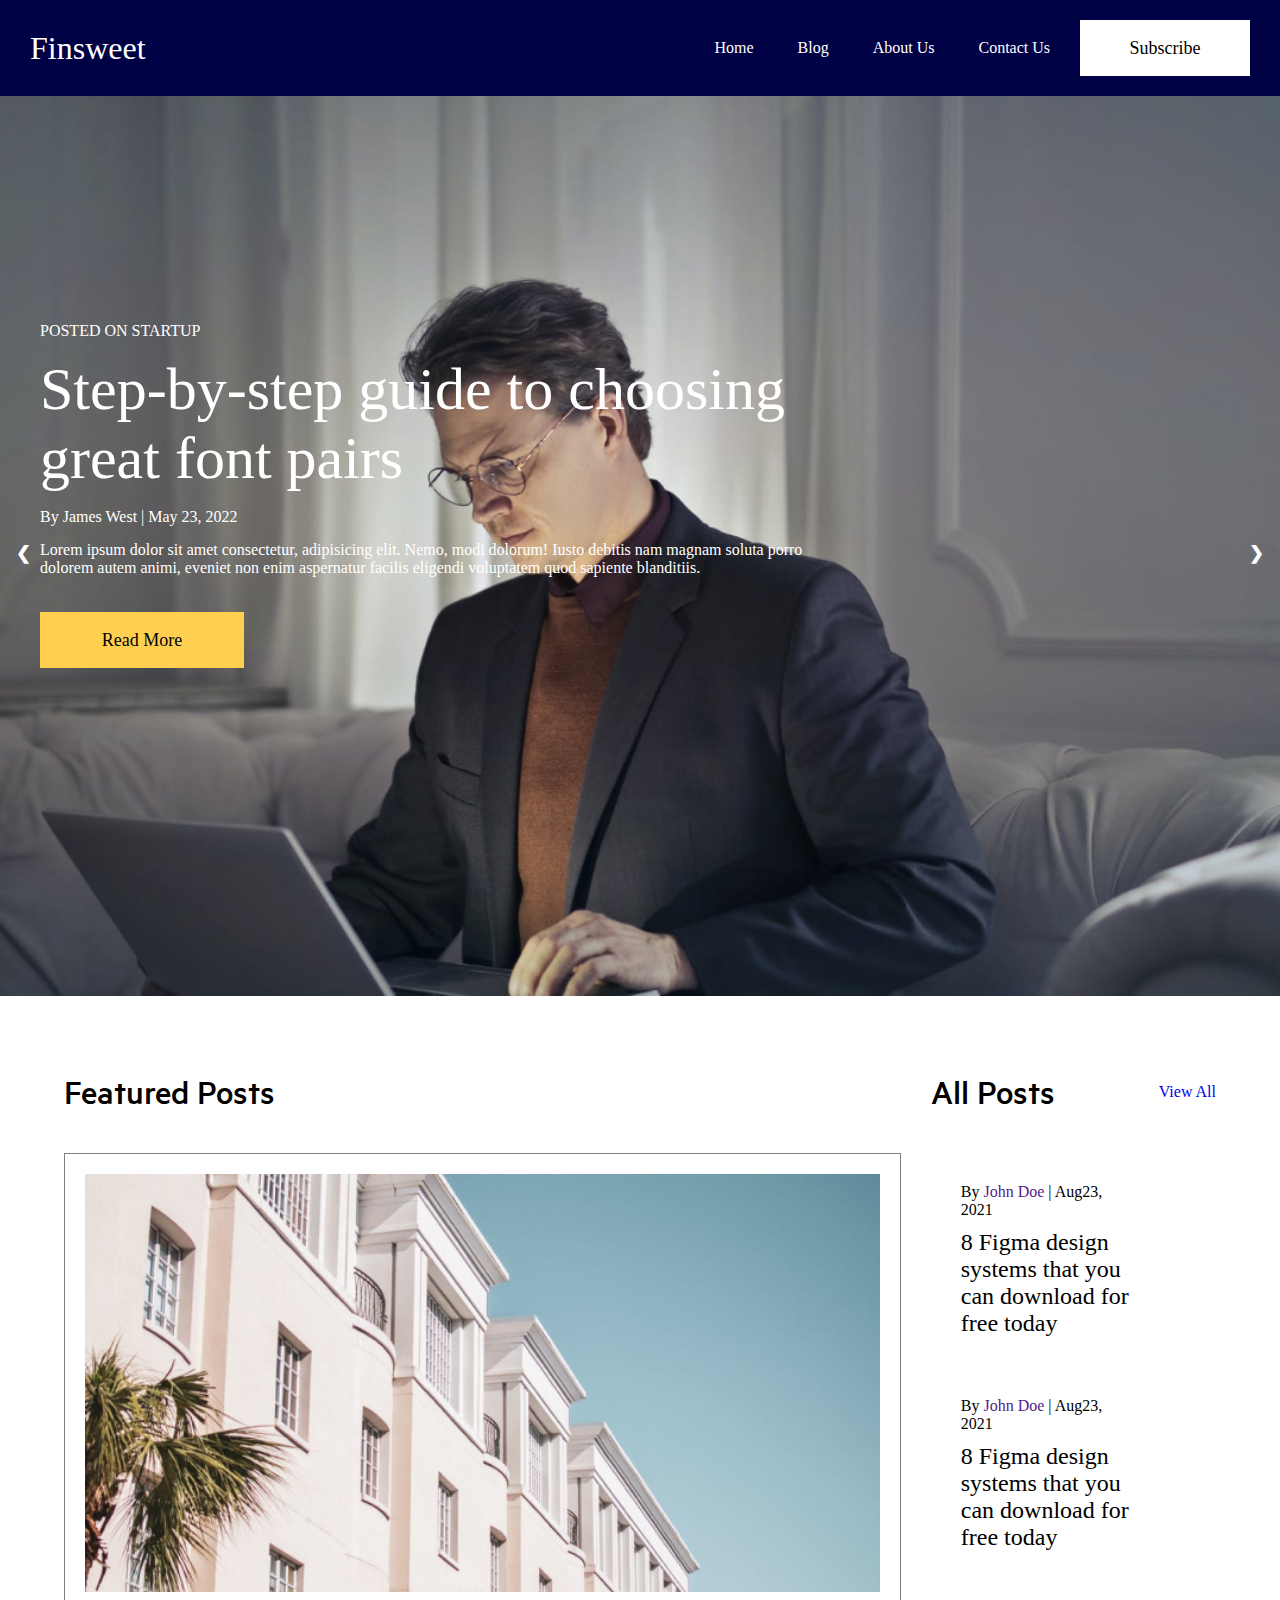
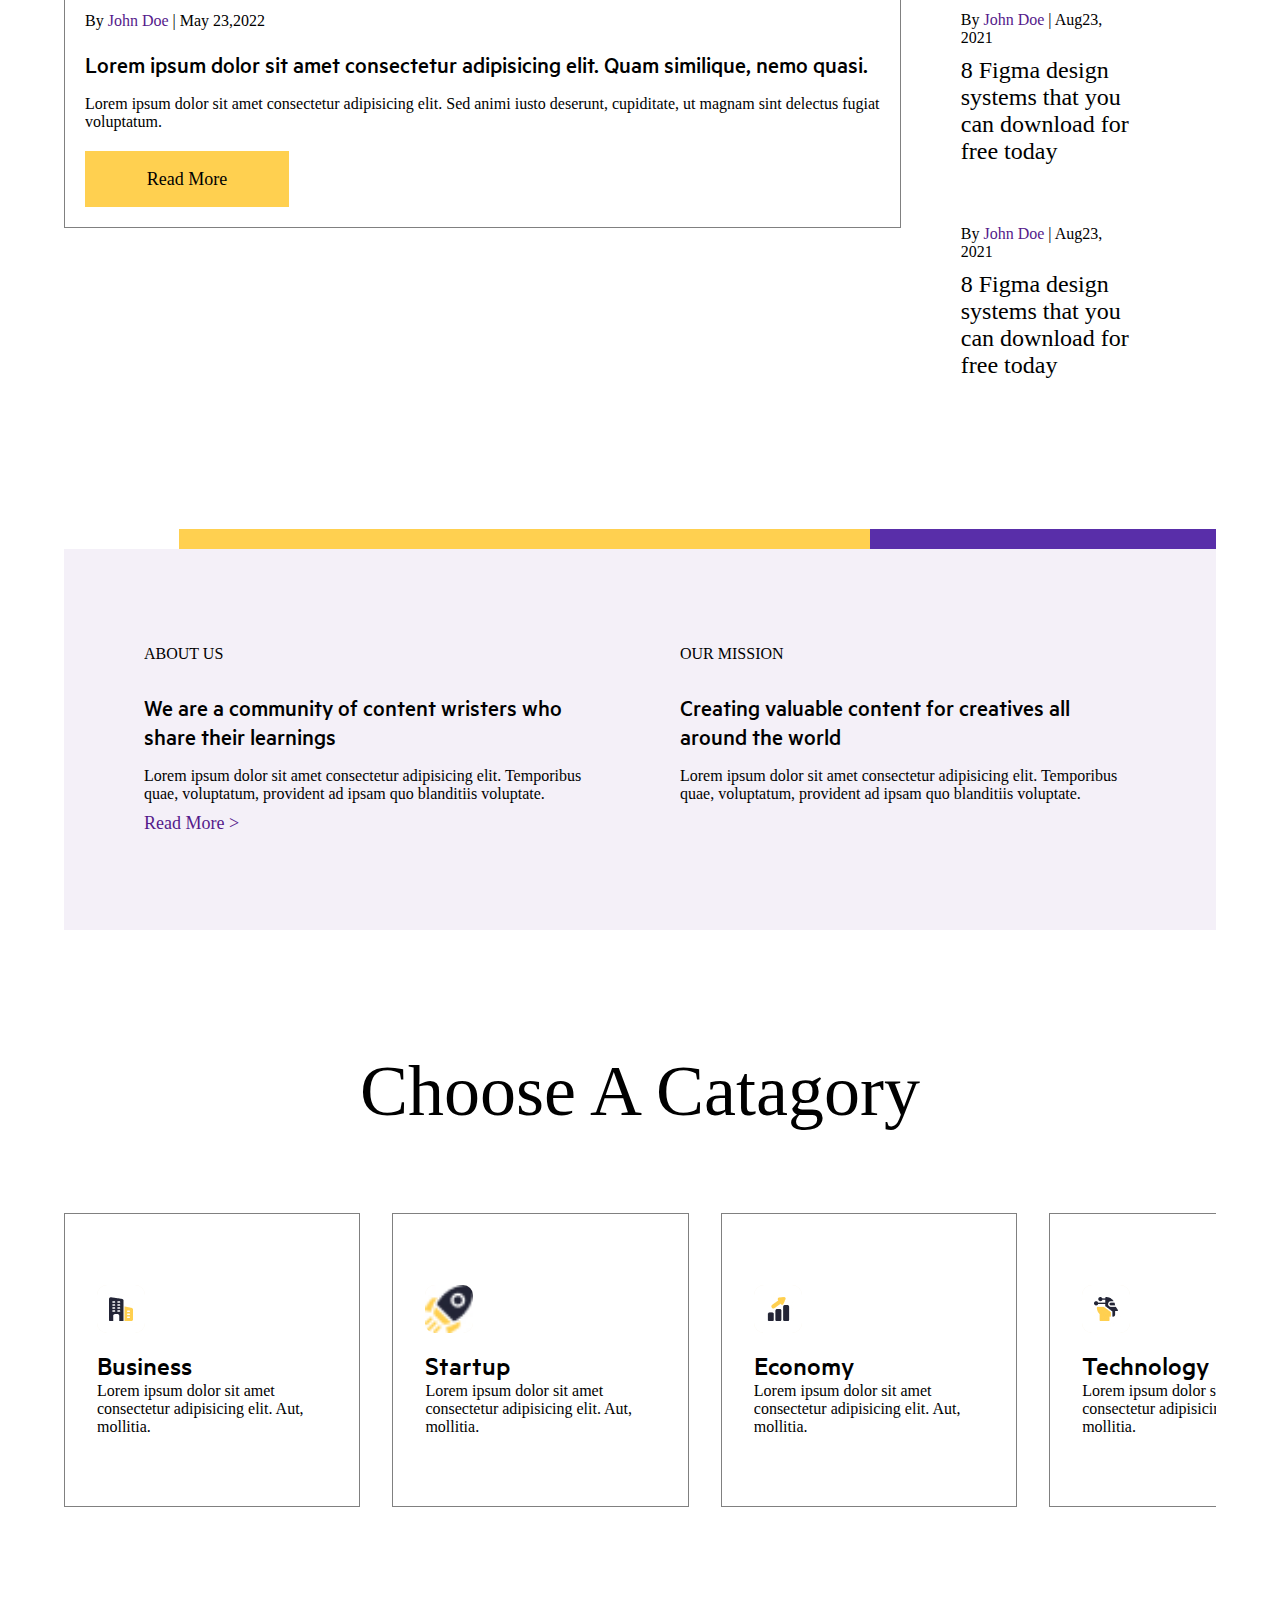
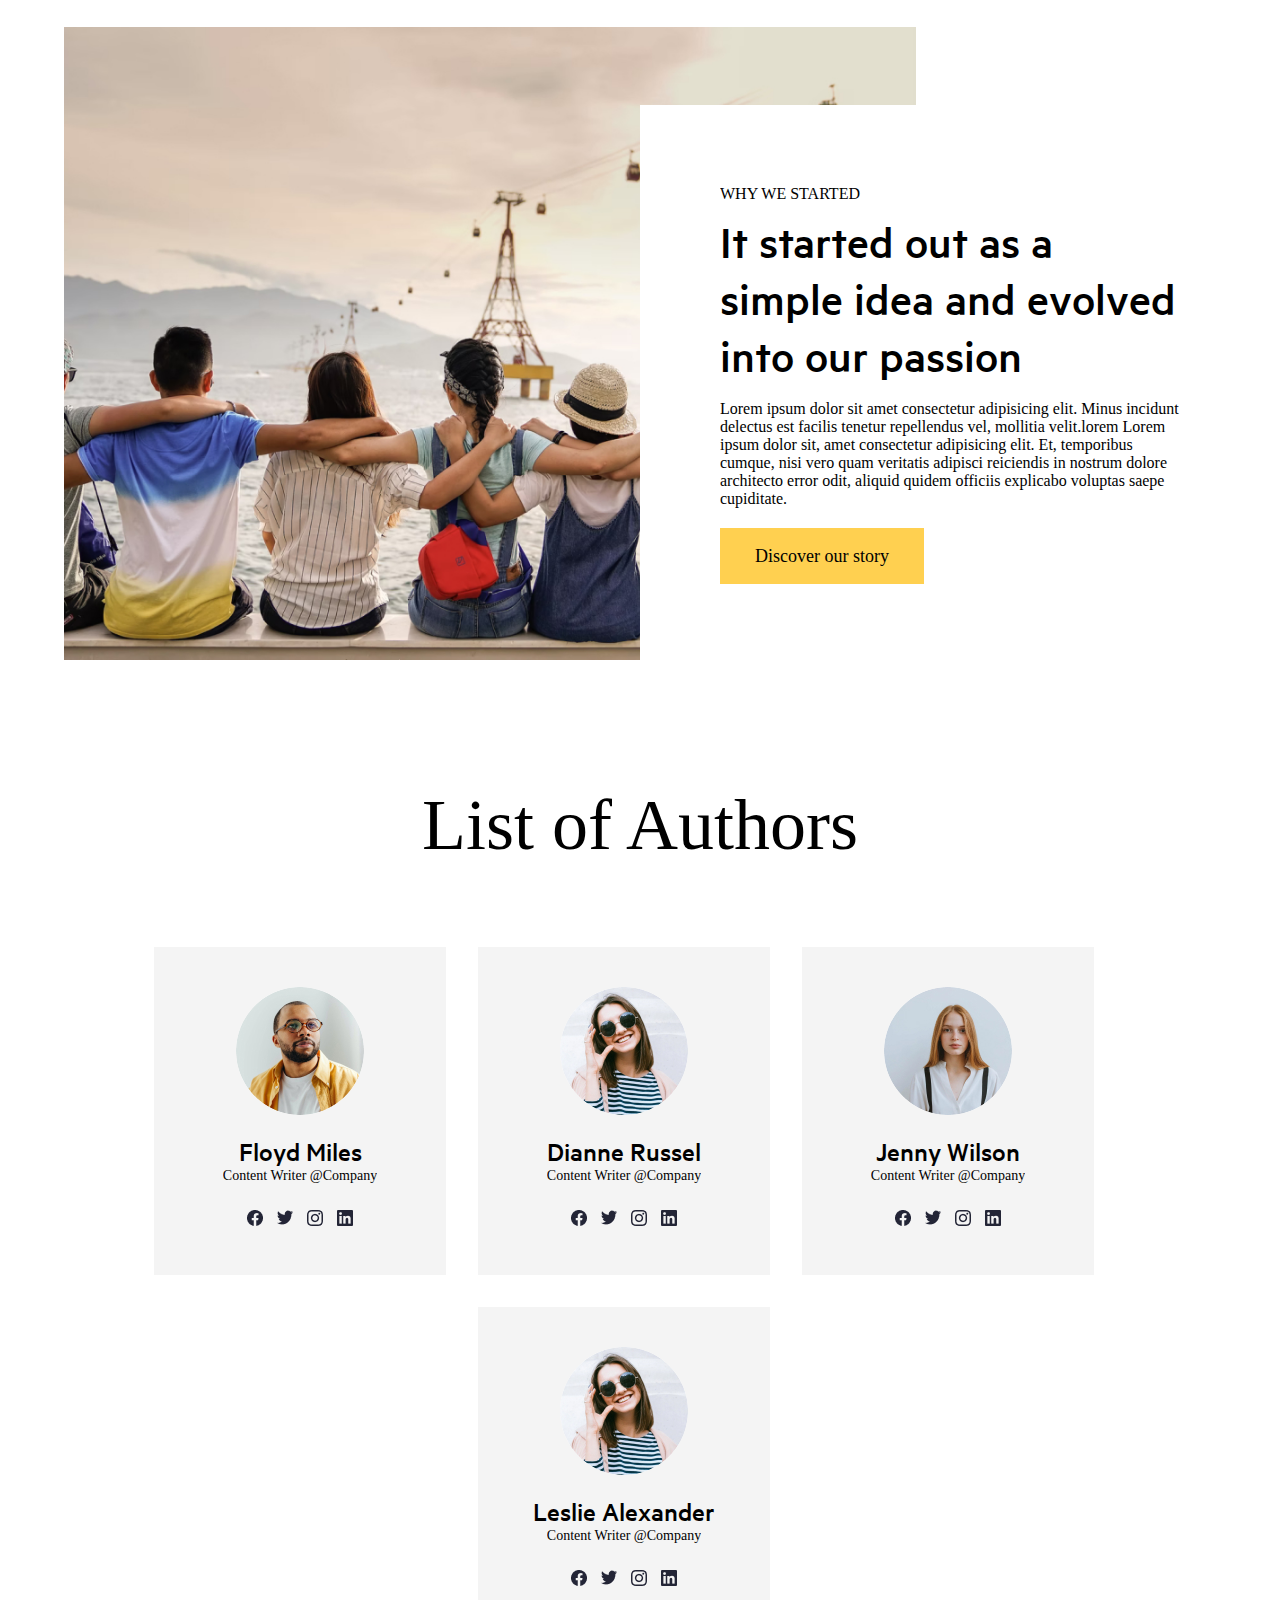
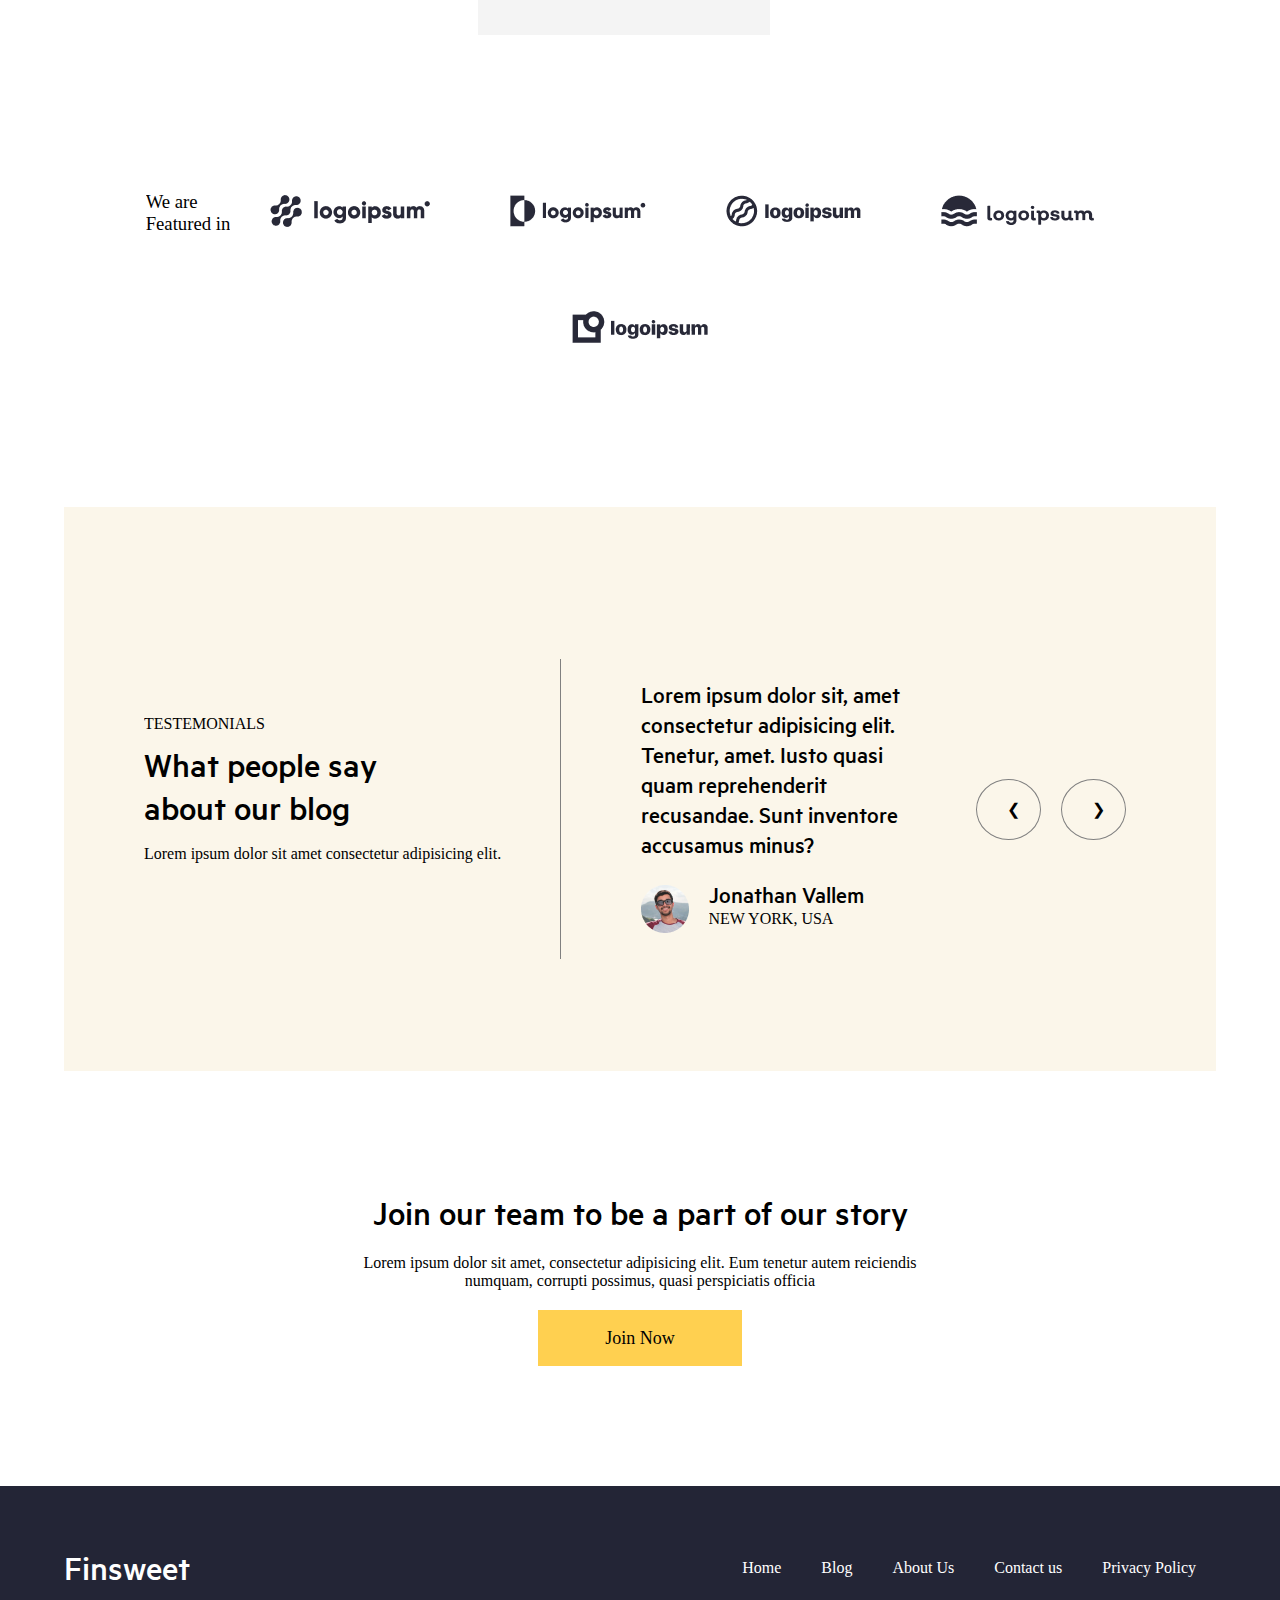
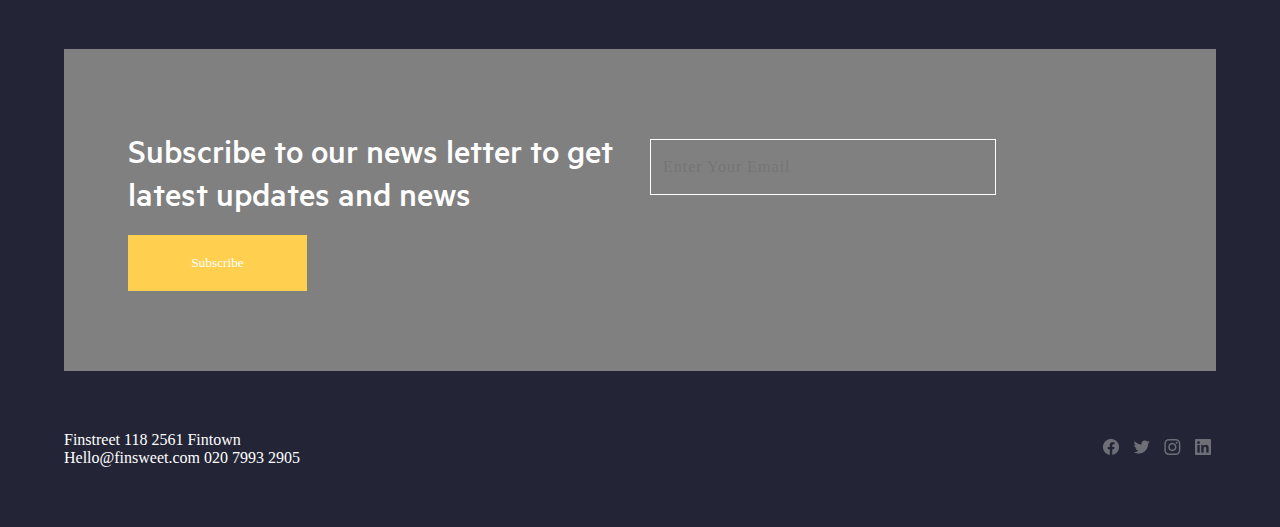
<file: index.html>
<!DOCTYPE html>
<html lang="en">
<head>
    <meta charset="UTF-8">
    <meta http-equiv="X-UA-Compatible" content="IE=edge">
    <meta name="viewport" content="width=device-width, initial-scale=1.0">
    <title>FinSweet</title>
    <link rel="stylesheet" href="style.css">
</head>
<body>
    <nav class="navbar">
        <a href="index.html"
            <div class="logo">Finsweet</div>
        </a>

        
            <ul class="nav-links">

                <div class="menu">
                    <li><a href="index.html">Home</a></li>
                    <li><a href="blog.html">Blog</a></li>
                    <li><a href="#">About Us</a></li>
                    <li><a href="contact.html">Contact Us</a></li>
                    <button class="button-menu"><a href="#"></a>Subscribe</button>
                </div>
                <div class="navbarBurger">
                    <div class="container nav-container">
                      <input class="checkbox" type="checkbox" name="" id="" />
        
                      <div class="hamburger-lines">
                        <span class="line line1"></span>
                        <span class="line line2"></span>
                        <span class="line line3"></span>
                      </div>  
        
                        <div class="menu-items">
                            <li><a href="index.html">Home</a></li>
                            <li><a href="blog.html">Blog</a></li>
                            <li><a href="#">About Us</a></li>
                            <li><a href="contact.html">Contact Us</a></li>
                        </div>
                    </div>
                </div>

            </ul>
        </div>
    </nav>



        


    <main>

        <!-- Slideshow inicial -->
        <section class="mainpost">
            
            <div class="slideshow-container">
                <div class="mySlides">
                    <img src="assets/images/man-in-black-suit-wearing-eye-glasses-sitting-on-gray-sofa-using-macbook-3772622.jpg" alt="">
                </div>
                <div class="mySlides">
                    <img src="assets/images/AdobeStock_323910609.jpeg" alt="">
                </div>
                <div class="mySlides">
                    <img src="assets/images/digital-nomad.jpg" alt="">
                </div>
                <div class="mySlides">
                    <img src="assets/images/young-adult-using-digital-device-while-travelling-1024x683.jpg" alt="">
                </div>

                <a class="prev" onclick="plusSlides(-1,0)">&#10094;</a>
                <a class="next" onclick="plusSlides(1,0)">&#10095;</a>
            </div>
                
            

            <div class="content">
                <p class="second-title">POSTED ON STARTUP</p>

                <h1>Step-by-step guide to choosing great font pairs</h1>
                <p>By James West | May 23, 2022</p>

                <p>Lorem ipsum dolor sit amet consectetur, adipisicing elit. Nemo, modi dolorum! Iusto debitis nam magnam soluta porro dolorem autem animi, eveniet non enim aspernatur facilis eligendi voluptatem quod sapiente blanditiis.</p>

                <a href="article.html">
                    <button class="button">Read More</button>
                </a>
            </div>
            
        </section>



        <!-- artigo e menu lateral -->
        <section id="posts">

            <div class="section-featured-post">
                
                <h1>Featured Posts</h1>
                
                <div class="featuredPost">
                    <img src="assets/images/white-concrete-building-1838640.png" alt="">
    
                    <div id="descriptionPost">
                        <p class="paragraph-post">By <a href="">John Doe</a> | May 23,2022</p>
                    
                        <h2 class="title-post">Lorem ipsum dolor sit amet consectetur adipisicing elit. Quam similique, nemo quasi.</h2>
    
                        <p class="paragraph-post">Lorem ipsum dolor sit amet consectetur adipisicing elit. Sed animi iusto deserunt, cupiditate, ut magnam sint delectus fugiat voluptatum.</p>
    
                        <button class="button"><a href="article.html"></a>Read More</button>
                    </div>
                    
                </div>
            </div>
            
            
            
            <div class="section-allposts">
                <div class="title-allposts">
                    <h1>All Posts</h1>
                    <a href="blog.html">View All</a>
                </div>
                
                <div id="allPosts">
                    <div class="post" onclick="location.href='article.html'">
                        <div class="post-text">
                            <p class="paragraph-post-2">By <a href="" class="author-link">John Doe</a> | Aug23, 2021</p>
                            <h2>8 Figma design systems that you can download for free today</h2>
                        </div>   
                    </div>
    
                    <div class="post" onclick="location.href='article.html'">
                        <div class="post-text">
                            <p class="paragraph-post-2">By <a href="" class="author-link">John Doe</a> | Aug23, 2021</p>
                            <h2>8 Figma design systems that you can download for free today</h2>
                        </div>   
                    </div>
                    
                    <div class="post" onclick="location.href='article.html'">
                        <div class="post-text">
                            <p class="paragraph-post-2">By <a href="" class="author-link">John Doe</a> | Aug23, 2021</p>
                            <h2>8 Figma design systems that you can download for free today</h2>
                        </div>   
                    </div>
                    
                    <div class="post" onclick="location.href='article.html'">
                        <div class="post-text">
                            <p class="paragraph-post-2">By <a href="" class="author-link">John Doe</a> | Aug23, 2021</p>
                            <h2>8 Figma design systems that you can download for free today</h2>
                        </div>   
                    </div>
                </div>
            </div>
            
        </section>


        <!-- secção sobre nós e missão -->
       
        
        <section class="about">
            <div id="colors">
                <div class="yellow"></div>
                <div class="purple"></div>
            </div>
            

            <div class="about-mission">
                <div class="aboutUs">
                    <div class="abouUs-content">
                        <p class="paragraph-about">About Us</p>
                        <h2 class="title-post">We are a community of content wristers who share their learnings</h2>
                        <p class="paragraph-post">Lorem ipsum dolor sit amet consectetur adipisicing elit. Temporibus quae, voluptatum, provident ad ipsam quo blanditiis voluptate.</p>
                        <div class="link-mission">
                        <a href="" >Read More > </a>
                    </div>
                    </div>
                    
                    

                </div>
    
    
                <div class="ourMission">
                    <div class="ourMission-content">
                        <p class="paragraph-about">Our Mission</p>
                        <h2 class="title-post">Creating valuable content for creatives all around the world</h2>
                        <p class="paragraph-post">Lorem ipsum dolor sit amet consectetur adipisicing elit. Temporibus quae, voluptatum, provident ad ipsam quo blanditiis voluptate.</p>
                    </div>

                </div>
    
            </div>
            
        </section>


        <!-- secção de categorias -->
        
        <section id="section-category">
            <div class="title-category">
                <h1>Choose A Catagory</h1>
            </div>
            <div class="category-wrapper">
                <div class="category">
                    <button class="left">&#10094;</button>
                    <div class="area">
                        <img class="icon-image" src="assets/images/Icon.jpg" alt="">
                        <h2>Business</h2>
                        <p>Lorem ipsum dolor sit amet consectetur adipisicing elit. Aut, mollitia.</p>
                    </div>
        
                    <div class="area">
                        <img class="icon-image" src="assets/images/Icon2.jpg" alt="">
                        <h2>Startup</h2>
                        <p>Lorem ipsum dolor sit amet consectetur adipisicing elit. Aut, mollitia.</p>
                    </div>
        
                    <div class="area">
                        <img class="icon-image" src="assets/images/icon3.jpg" alt="">
                        <h2>Economy</h2>
                        <p>Lorem ipsum dolor sit amet consectetur adipisicing elit. Aut, mollitia.</p>
                    </div>
                    
                    <div class="area">
                        <img class="icon-image" src="assets/images/icon4.jpg" alt="">
                        <h2>Technology</h2>
                        <p>Lorem ipsum dolor sit amet consectetur adipisicing elit. Aut, mollitia.</p>
                    </div>
    
                    <div class="area">
                        <img class="icon-image" src="assets/images/icon4.jpg" alt="">
                        <h2>Technology</h2>
                        <p>Lorem ipsum dolor sit amet consectetur adipisicing elit. Aut, mollitia.</p>
                    </div>

                    <div class="area">
                        <img class="icon-image" src="assets/images/icon4.jpg" alt="">
                        <h2>Technology</h2>
                        <p>Lorem ipsum dolor sit amet consectetur adipisicing elit. Aut, mollitia.</p>
                    </div>
                    <button class="right">&#10095;</button>
                </div>
            </div>
            

        </section>


        <!-- secção why we started -->
        <section id="whystart">
            <div class="image-start">
                <img src="assets/images/close-up-photography-of-man-wearing-sunglasses-1212984.jpg" alt="">
            </div>

            <div class="descriptionWhy">
                <p class="paragraph-about">Why We Started</p>

                <h2 class="title-why">It started out as a simple idea and evolved into our passion</h2>

                <p class="paragraph-post">Lorem ipsum dolor sit amet consectetur adipisicing elit. Minus incidunt delectus est facilis tenetur repellendus vel, mollitia velit.lorem Lorem ipsum dolor sit, amet consectetur adipisicing elit. Et, temporibus cumque, nisi vero quam veritatis adipisci reiciendis in nostrum dolore architecto error odit, aliquid quidem officiis explicabo voluptas saepe cupiditate.</p>
                
                <button class="button"><a href=""></a>Discover our story</button>
            </div>
        </section>

        <!-- autores -->
        <section id="listAuthors">

            <div class="title-category">
                <h1>List of Authors</h1>
            </div>
            <div class="section-authors">
                <div class="author">
                    <img src="assets/images/man-in-yellow-button-up-shirt-wearing-black-framed-eyeglasses-7562313.jpg" alt="">
                    <h2 class="title-author">Floyd Miles</h2>
                    <p class="paragraph-author">Content Writer @Company</p>
                    <div class="socialMedia">
                        <img src="assets/images/Negative.png" alt="">
                        <img src="assets/images/Twitter_Negative.png" alt="">
                        <img src="assets/images/Instagram_Negative.png" alt="">
                        <img src="assets/images/Linkedin_Negative.png" alt="">
                    </div>
                </div>
    
                <div class="author">
                    <img src="assets/images/woman-in-white-and-black-striped-shirt-wearing-black-sunglasses-3671083.jpg" alt="">
                    <h2 class="title-author">Dianne Russel</h2>
                    <p class="paragraph-author">Content Writer @Company</p>
                    <div class="socialMedia">
                        <img src="assets/images/Negative.png" alt="">
                        <img src="assets/images/Twitter_Negative.png" alt="">
                        <img src="assets/images/Instagram_Negative.png" alt="">
                        <img src="assets/images/Linkedin_Negative.png" alt="">
                    </div>
                </div>
    
                <div class="author">
                    <img src="assets/images/fashion-woman-cute-shoes-5704849.jpg" alt="">
                    <h2 class="title-author">Jenny Wilson</h2>
                    <p class="paragraph-author">Content Writer @Company</p>
                    <div class="socialMedia">
                        <img src="assets/images/Negative.png" alt="">
                        <img src="assets/images/Twitter_Negative.png" alt="">
                        <img src="assets/images/Instagram_Negative.png" alt="">
                        <img src="assets/images/Linkedin_Negative.png" alt="">
                    </div>
                </div>
    
                <div class="author">
                    <img src="assets/images/woman-in-white-and-black-striped-shirt-wearing-black-sunglasses-3671083.jpg" alt="">
                    <h2 class="title-author">Leslie Alexander</h2>
                    <p class="paragraph-author">Content Writer @Company</p>
                    <div class="socialMedia">
                        <img src="assets/images/Negative.png" alt="">
                        <img src="assets/images/Twitter_Negative.png" alt="">
                        <img src="assets/images/Instagram_Negative.png" alt="">
                        <img src="assets/images/Linkedin_Negative.png" alt="">
                    </div>
                </div>
            </div>
            
        </section>



        <!-- sponsers -->
        <section class="sponsers">
            <h3>We are <br> Featured in</h3>
            <div class="sponser">
                <img src="assets/images/Logo sponser 1.png" alt="">
            </div>
            <div class="sponser">
                <img src="assets/images/Logo sponser 2.png" alt="">
            </div>
            <div class="sponser">
                <img src="assets/images/Logo sponser 3.png" alt="">
            </div>
            <div class="sponser">
                <img src="assets/images/Logo sponser 4.png" alt="">
            </div>
            <div class="sponser">
                <img src="assets/images/Logo sponser 5.png" alt="">
            </div>
        </section>

        <!-- testemunhas -->
        <section class="testemonials">

            <div class="testemunhas-slider">

                <div class="title-testemonial">
                    <p class="paragraph-about">Testemonials</p>

                    <h1>What people say about our blog</h1>

                    <p class="paragraph-post">Lorem ipsum dolor sit amet consectetur adipisicing elit.</p>
                </div>

                <div class="description-testemonial">
                    
                    <div>
                        <div class="personSlide">
                            <p class="paragraph-testemonials">Lorem ipsum dolor sit, amet consectetur adipisicing elit. Tenetur, amet. Iusto quasi quam reprehenderit recusandae. Sunt inventore accusamus minus?</p>
                            <div class="person">
                                <img src="assets/images/Profile picture.png" alt="">
                                <div class="person-data">
                                    <p class="paragraph-testemonials">Jonathan Vallem</p>
                                    <p class="paragraph-about">New york, USA</p>
                                </div>
                            </div>
                        </div>
    
                        <div class="personSlide">
                            <p class="paragraph-testemonials">Lorem ipsum dolor sit, amet consectetur adipisicing elit. Tenetur, amet. Iusto quasi </p>
                            <div class="person">
                                <img src="assets/images/Profile picture.png" alt="">
                                <div class="person-data">
                                    <p class="paragraph-testemonials">Jonathan Vallem</p>
                                    <p class="paragraph-about">New york, USA</p>
                                </div>
                            </div>
                        </div>
    
                        <div class="personSlide">
                            <p class="paragraph-testemonials">Lorem ipsum </p>
                            <div class="person">
                                <img src="assets/images/Profile picture.png" alt="">
                                <div class="person-data">
                                    <p class="paragraph-testemonials">Jonathan Vallem</p>
                                    <p class="paragraph-about">New york, USA</p>
                                </div>
                            </div>
                        </div>
                        
                    </div>
                    


                    <a class="prev-teste" onclick="plusSlides(-1,1)">&#10094;</a>
                    <a class="next-teste" onclick="plusSlides(1,1)">&#10095;</a>
                </div>
            </div>


        </section>


        <!-- join us -->
        <section id="join">
            <div class="joinUs">
                <p class="title-metric3">Join our team to be a part of our story</p>

                <p>Lorem ipsum dolor sit amet, consectetur adipisicing elit. Eum tenetur autem reiciendis numquam, corrupti possimus, quasi perspiciatis officia
                </p>

                <button class="button"><a href=""></a>Join Now</button>
            </div>
        </section>

        
    </main>
    <footer>
        <div class="footerContent">
            <div class="upFooter">
                <p>Finsweet</p>
                <ul>
                    <li><a href="index.html">Home</a></li>
                    <li><a href="blog.html">Blog</a></li>
                    <li><a href="">About Us</a></li>
                    <li><a href="contact.html">Contact us</a></li>
                    <li><a href="">Privacy Policy</a></li>
                </ul>
            </div>
            <div class="middleFooter">
                <div class="middleFooter-content">
                    <p class="title-subscribe">Subscribe to our news letter to get latest updates and news</p>
                    <input type="email" name="" id="emailSubscribe" placeholder="Enter Your Email">
                    <input type="submit" name="" id="emailSubscribe" value="Subscribe">
            </div>
                </div>
                
            <div class="downFooter">
                <div class="adressFooter">
                    <p>Finstreet 118 2561 Fintown</p>
                    <p>Hello@finsweet.com 020 7993 2905</p>
                </div>
                
                <div class="socialMedia">
                    <img src="assets/images/Face_Negative.png" alt="">
                    <img src="assets/images/Twit_Negative.png" alt="">
                    <img src="assets/images/Insta_Negative.png" alt="">
                    <img src="assets/images/Linke_Negative.png" alt="">
                </div>
            </div>
        </div>
        
    </footer>
    <script src="main.js"></script>
</body>
</html>
</file>
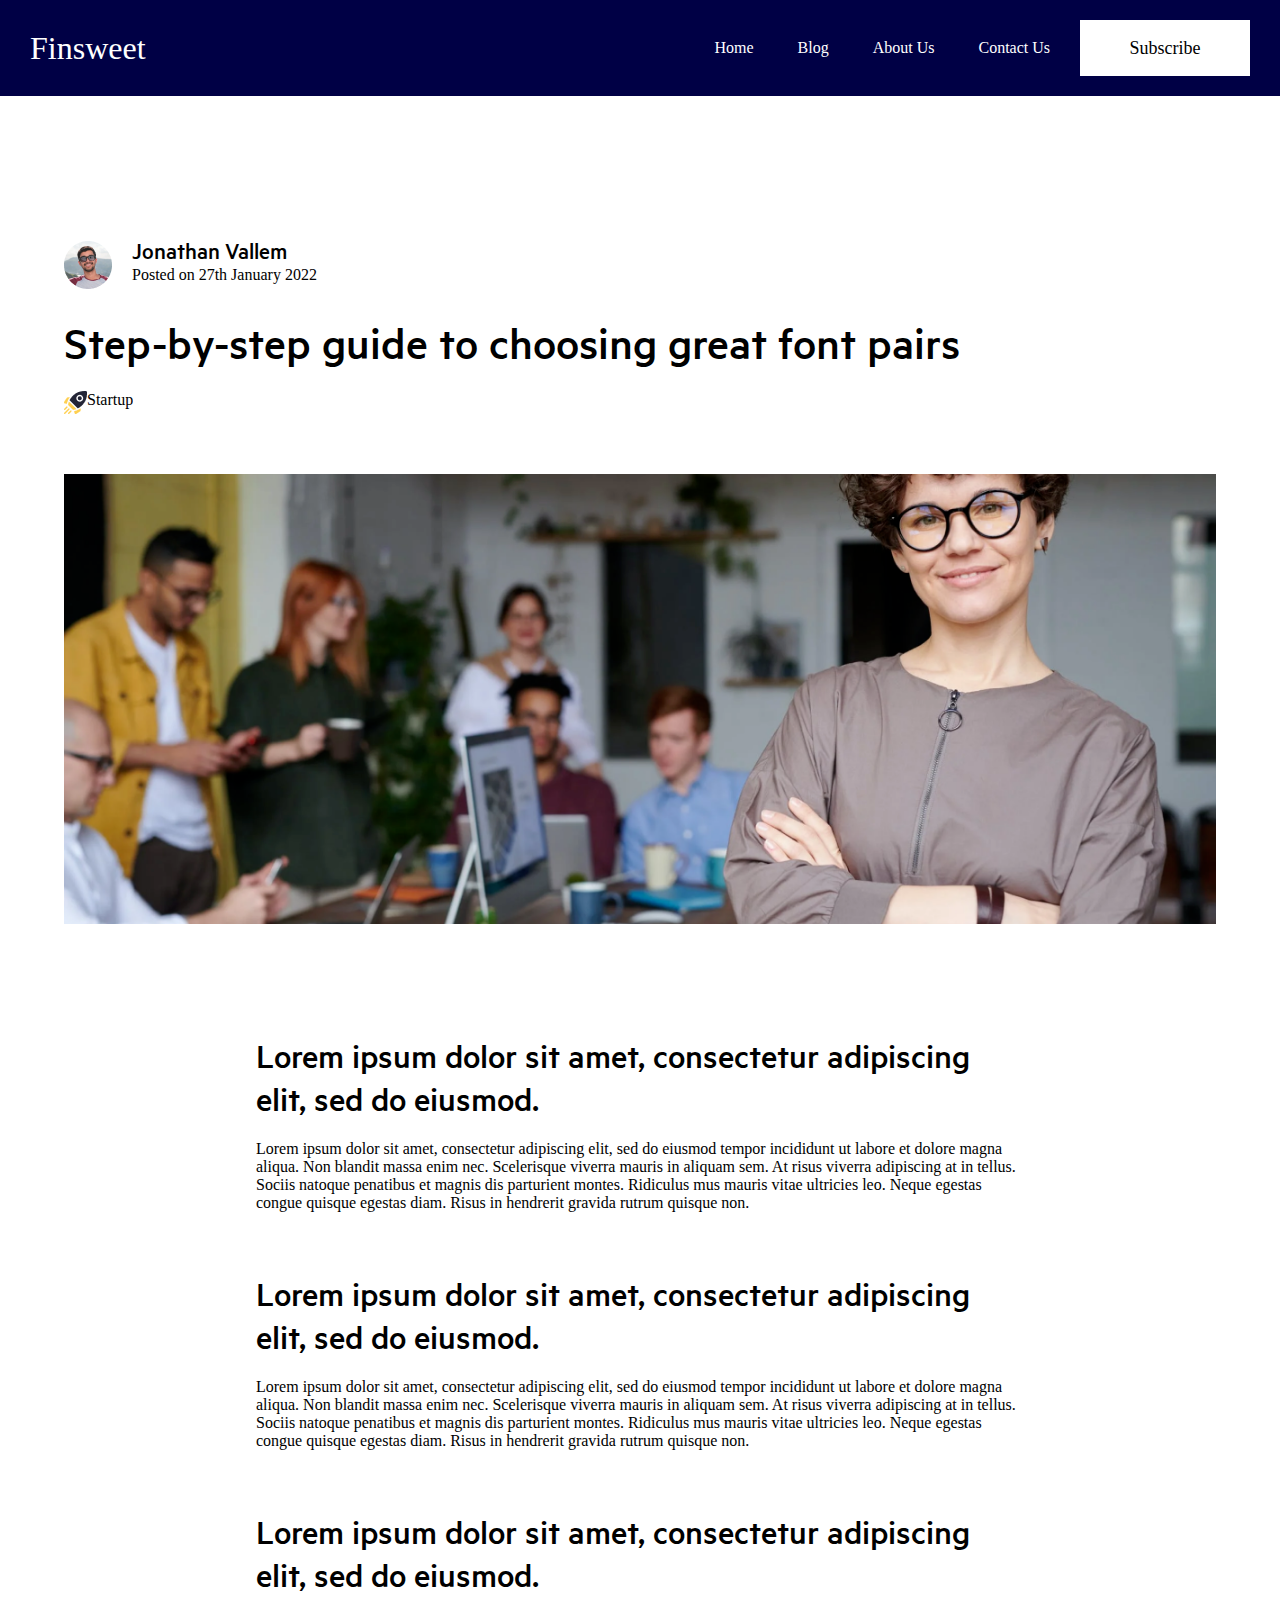
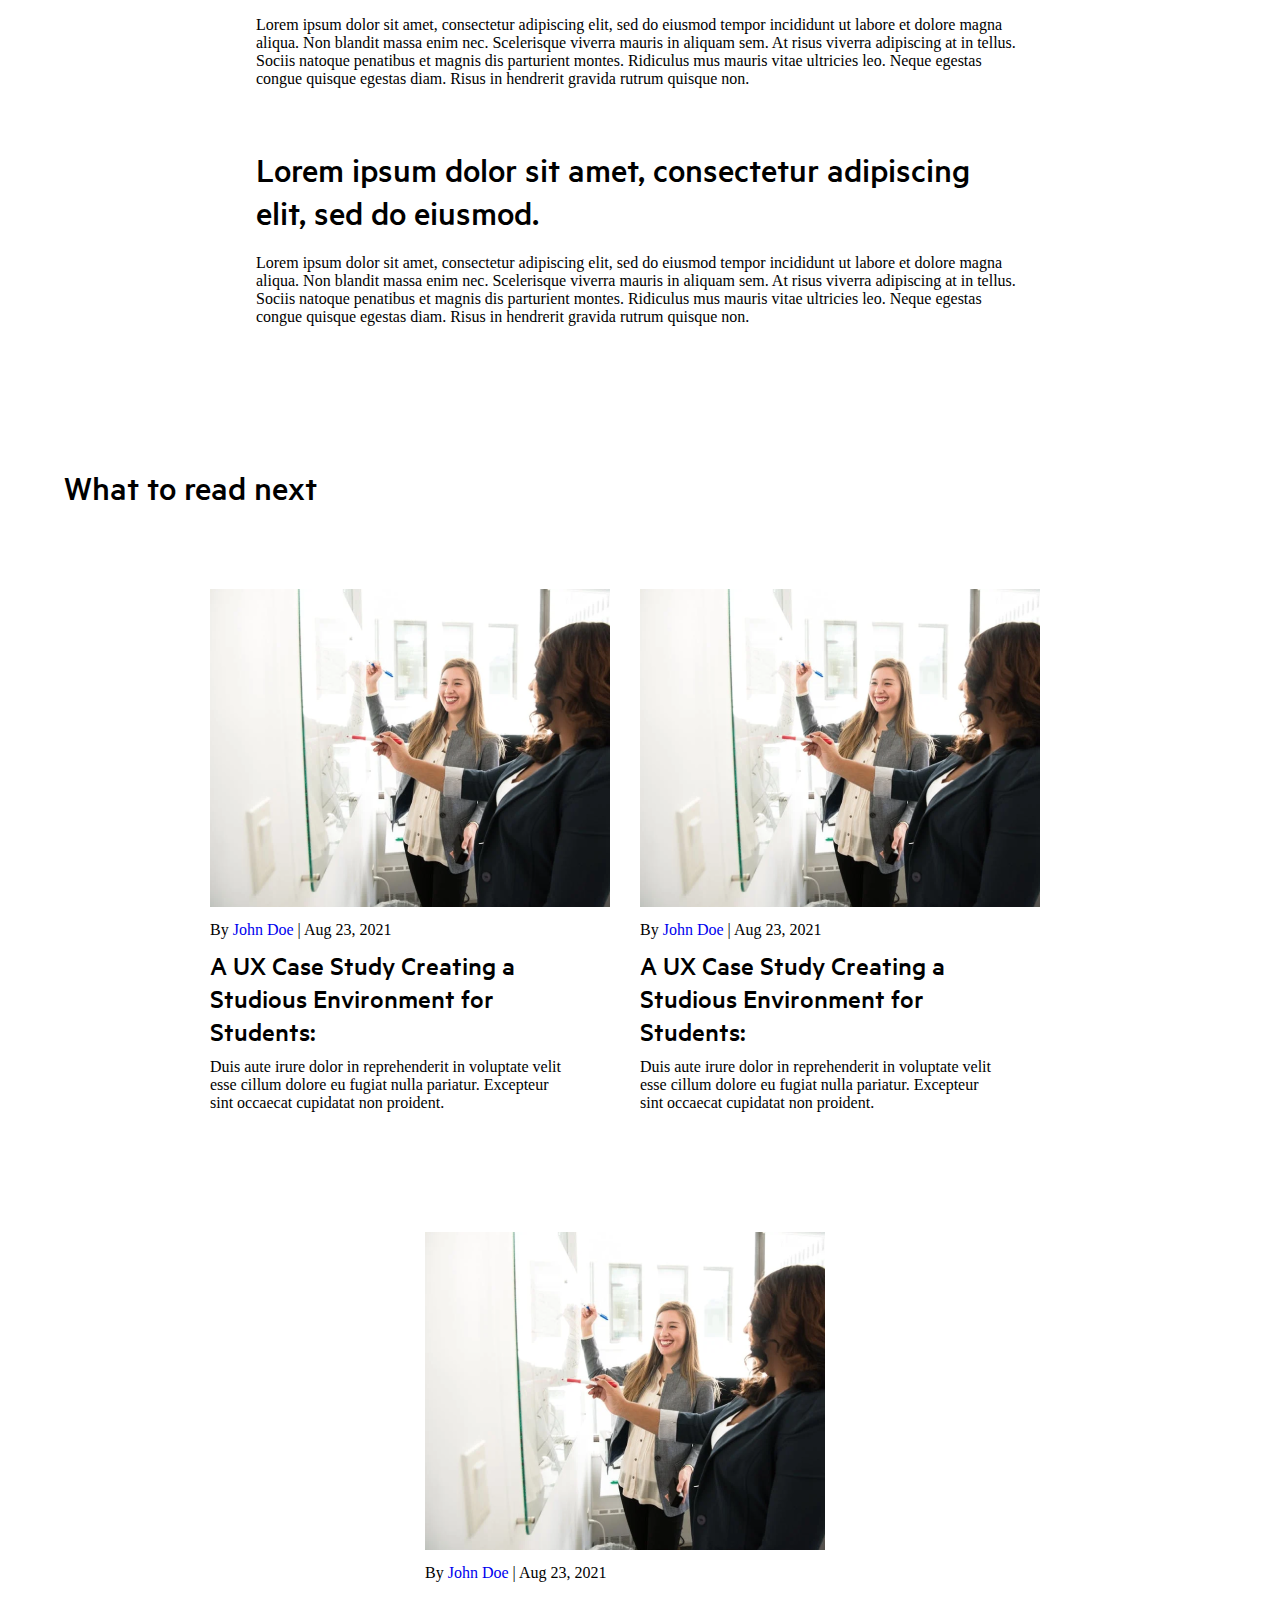
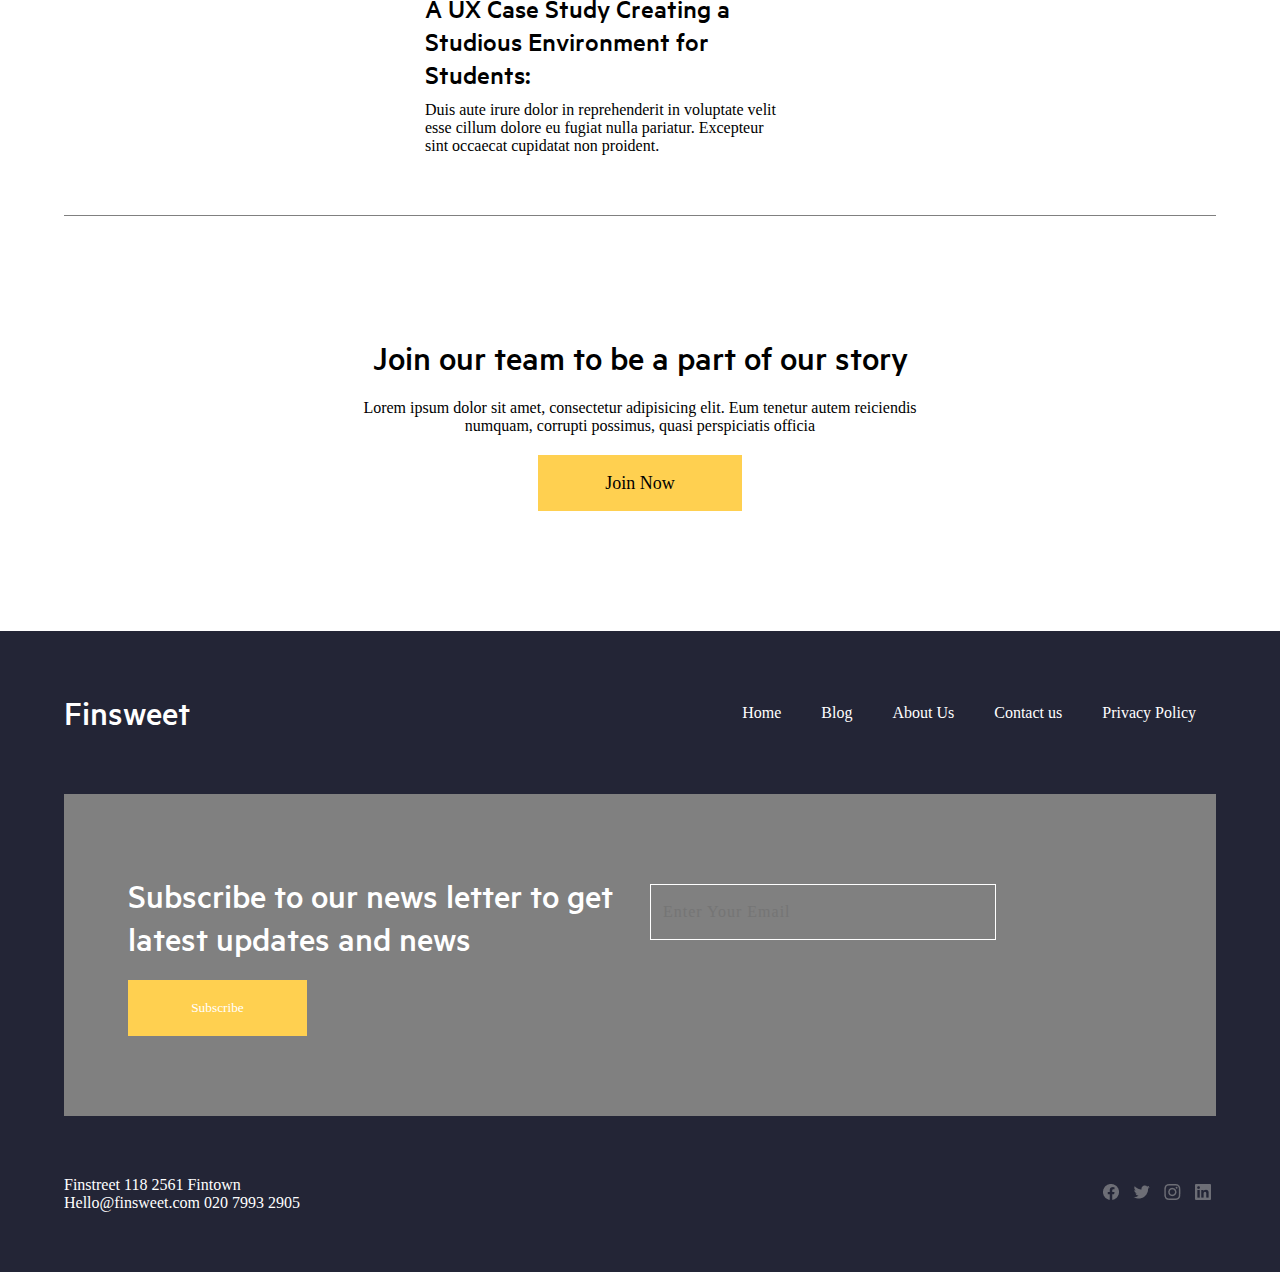
<file: article.html>
<!DOCTYPE html>
<html lang="en">
<head>
    <meta charset="UTF-8">
    <meta http-equiv="X-UA-Compatible" content="IE=edge">
    <meta name="viewport" content="width=device-width, initial-scale=1.0">
    <title>Article</title>
    <link rel="stylesheet" href="style.css">
</head>
<body>

    <nav class="navbar">
        <a href="index.html"
            <div class="logo">Finsweet</div>
        </a>

        
            <ul class="nav-links">

                <div class="menu">
                    <li><a href="index.html">Home</a></li>
                    <li><a href="blog.html">Blog</a></li>
                    <li><a href="#">About Us</a></li>
                    <li><a href="contact.html">Contact Us</a></li>
                    <button class="button-menu"><a href="#"></a>Subscribe</button>
                </div>
                <div class="navbarBurger">
                    <div class="container nav-container">
                      <input class="checkbox" type="checkbox" name="" id="" />
        
                      <div class="hamburger-lines">
                        <span class="line line1"></span>
                        <span class="line line2"></span>
                        <span class="line line3"></span>
                      </div>  
        
                        <div class="menu-items">
                            <li><a href="index.html">Home</a></li>
                            <li><a href="blog.html">Blog</a></li>
                            <li><a href="#">About Us</a></li>
                            <li><a href="contact.html">Contact Us</a></li>
                        </div>
                    </div>
                </div>

            </ul>
        </div>
    </nav>


    <main>
        <section id="article-data">
            <div class="person">
                <img src="assets/images/Profile picture.png" alt="">
                <div class="person-data">
                    <p class="paragraph-testemonials">Jonathan Vallem</p>
                    <p class="article-date">Posted on 27th January 2022</p>
                </div>
            </div>
            <div class="article-title">
                <h1 class="title-why">Step-by-step guide to choosing great font pairs</h1>
            </div>
            <div class="article-categorie">
                <img src="assets/images/Icon2.jpg" alt="">
                <p>Startup</p>
            </div>
        </section>


        <section id="article-image">
            <img class="imageDesktop" src="assets/images/photo-of-woman-wearing-eyeglasses-3184405.png" alt="">
            <img class="imageMobile" src="assets/images/imageMobile_1.jpeg" alt="">
        </section>

        <section id="article-content">
            <div>
                <h2 class="title-metric3">Lorem ipsum dolor sit amet, consectetur adipiscing elit, sed do eiusmod.</h2>
                <p class="article-date">Lorem ipsum dolor sit amet, consectetur adipiscing elit, sed do eiusmod tempor incididunt ut labore et dolore magna aliqua. Non blandit massa enim nec. Scelerisque viverra mauris in aliquam sem. At risus viverra adipiscing at in tellus. Sociis natoque penatibus et magnis dis parturient montes. Ridiculus mus mauris vitae ultricies leo. Neque egestas congue quisque egestas diam. Risus in hendrerit gravida rutrum quisque non.</p>
            </div>
            <div>
                <h2 class="title-metric3">Lorem ipsum dolor sit amet, consectetur adipiscing elit, sed do eiusmod.</h2>
                <p class="article-date">Lorem ipsum dolor sit amet, consectetur adipiscing elit, sed do eiusmod tempor incididunt ut labore et dolore magna aliqua. Non blandit massa enim nec. Scelerisque viverra mauris in aliquam sem. At risus viverra adipiscing at in tellus. Sociis natoque penatibus et magnis dis parturient montes. Ridiculus mus mauris vitae ultricies leo. Neque egestas congue quisque egestas diam. Risus in hendrerit gravida rutrum quisque non.</p>
            </div>
            <div>
                <h2 class="title-metric3">Lorem ipsum dolor sit amet, consectetur adipiscing elit, sed do eiusmod.</h2>
                <p class="article-date">Lorem ipsum dolor sit amet, consectetur adipiscing elit, sed do eiusmod tempor incididunt ut labore et dolore magna aliqua. Non blandit massa enim nec. Scelerisque viverra mauris in aliquam sem. At risus viverra adipiscing at in tellus. Sociis natoque penatibus et magnis dis parturient montes. Ridiculus mus mauris vitae ultricies leo. Neque egestas congue quisque egestas diam. Risus in hendrerit gravida rutrum quisque non.</p>
            </div>
            <div>
                <h2 class="title-metric3">Lorem ipsum dolor sit amet, consectetur adipiscing elit, sed do eiusmod.</h2>
                <p class="article-date">Lorem ipsum dolor sit amet, consectetur adipiscing elit, sed do eiusmod tempor incididunt ut labore et dolore magna aliqua. Non blandit massa enim nec. Scelerisque viverra mauris in aliquam sem. At risus viverra adipiscing at in tellus. Sociis natoque penatibus et magnis dis parturient montes. Ridiculus mus mauris vitae ultricies leo. Neque egestas congue quisque egestas diam. Risus in hendrerit gravida rutrum quisque non.</p>
            </div>
        </section>


        <section id="read-next">
            <p class="title-metric3">What to read next</p>

            <div class="next-article-container">
                <div class="next-article">
                    <img src="assets/images/two-women-in-front-of-dry-erase-board-1181533.png" alt="">
                    <div class="article-description">
                        <p>By <a href="#">John Doe</a>  |  Aug 23, 2021 </p>
                        <p class="title-next-article">A UX Case Study Creating a Studious Environment for Students: </p>
                        <p>Duis aute irure dolor in reprehenderit in voluptate velit esse cillum dolore eu fugiat nulla pariatur. Excepteur sint occaecat cupidatat non proident.</p>
                    </div>
                    
                </div>
    
                <div class="next-article">
                    <img src="assets/images/two-women-in-front-of-dry-erase-board-1181533.png" alt="">
                    <div class="article-description">
                        <p>By <a href="#">John Doe</a>  |  Aug 23, 2021 </p>
                        <p class="title-next-article">A UX Case Study Creating a Studious Environment for Students: </p>
                        <p>Duis aute irure dolor in reprehenderit in voluptate velit esse cillum dolore eu fugiat nulla pariatur. Excepteur sint occaecat cupidatat non proident.</p>
                    </div>
                </div>
    
                <div class="next-article">
                    <img src="assets/images/two-women-in-front-of-dry-erase-board-1181533.png" alt="">
                    <div class="article-description">
                        <p>By <a href="#">John Doe</a>  |  Aug 23, 2021 </p>
                        <p class="title-next-article">A UX Case Study Creating a Studious Environment for Students: </p>
                        <p>Duis aute irure dolor in reprehenderit in voluptate velit esse cillum dolore eu fugiat nulla pariatur. Excepteur sint occaecat cupidatat non proident.</p>
                    </div>
                </div>
            </div>
            
        </section>

        <!-- join us -->
        <section id="join">
            <div class="joinUs">
                <p class="title-metric3">Join our team to be a part of our story</p>

                <p>Lorem ipsum dolor sit amet, consectetur adipisicing elit. Eum tenetur autem reiciendis numquam, corrupti possimus, quasi perspiciatis officia
                </p>

                <button class="button"><a href=""></a>Join Now</button>
            </div>
        </section>
    </main>
    <footer>
        <div class="footerContent">
            <div class="upFooter">
                <p>Finsweet</p>
                <ul>
                    <li><a href="index.html">Home</a></li>
                    <li><a href="blog.html">Blog</a></li>
                    <li><a href="">About Us</a></li>
                    <li><a href="contact.html">Contact us</a></li>
                    <li><a href="">Privacy Policy</a></li>
                </ul>
            </div>
            <div class="middleFooter">
                <div class="middleFooter-content">
                    <p class="title-subscribe">Subscribe to our news letter to get latest updates and news</p>
                    <input type="email" name="" id="emailSubscribe" placeholder="Enter Your Email">
                    <input type="submit" name="" id="emailSubscribe" value="Subscribe">
            </div>
                </div>
                
            <div class="downFooter">
                <div class="adressFooter">
                    <p>Finstreet 118 2561 Fintown</p>
                    <p>Hello@finsweet.com 020 7993 2905</p>
                </div>
                
                <div class="socialMedia">
                    <img src="assets/images/Face_Negative.png" alt="">
                    <img src="assets/images/Twit_Negative.png" alt="">
                    <img src="assets/images/Insta_Negative.png" alt="">
                    <img src="assets/images/Linke_Negative.png" alt="">
                </div>
            </div>
        </div>
        
    </footer>

</body>
</html>
</file>
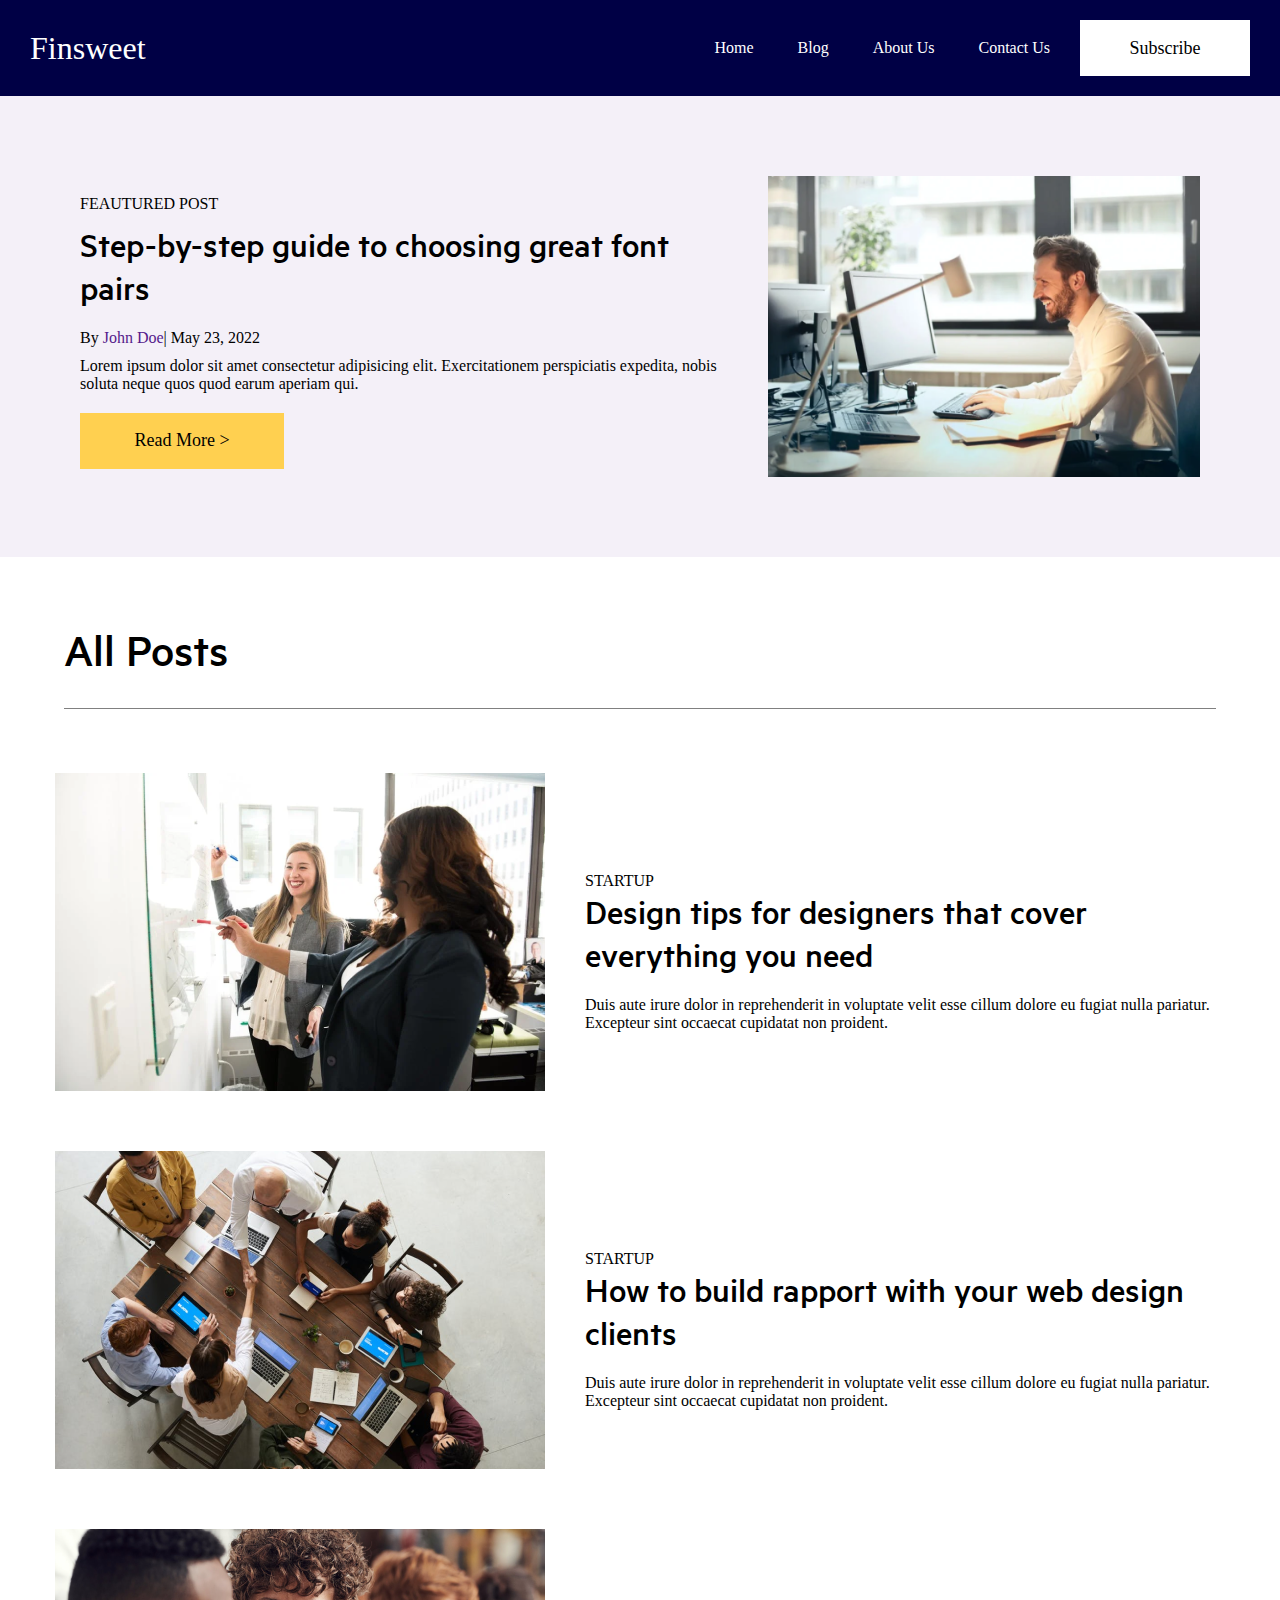
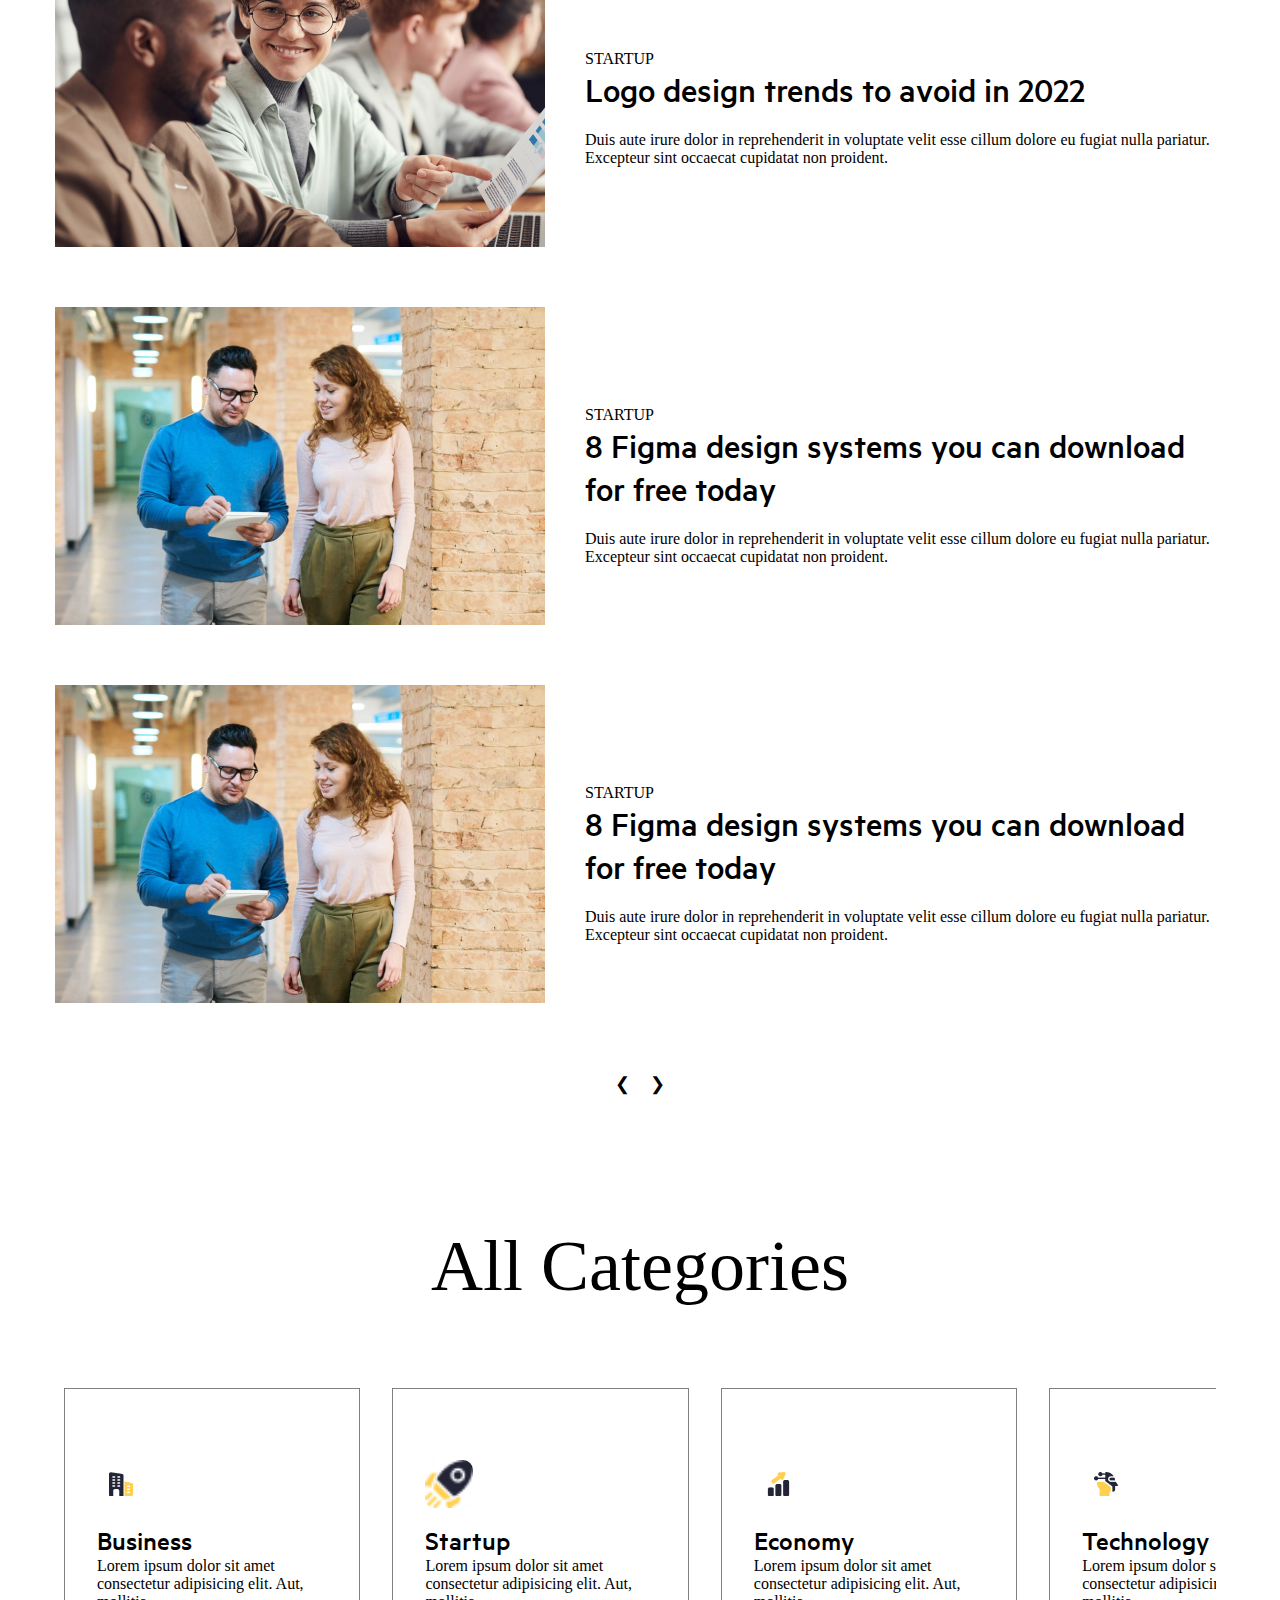
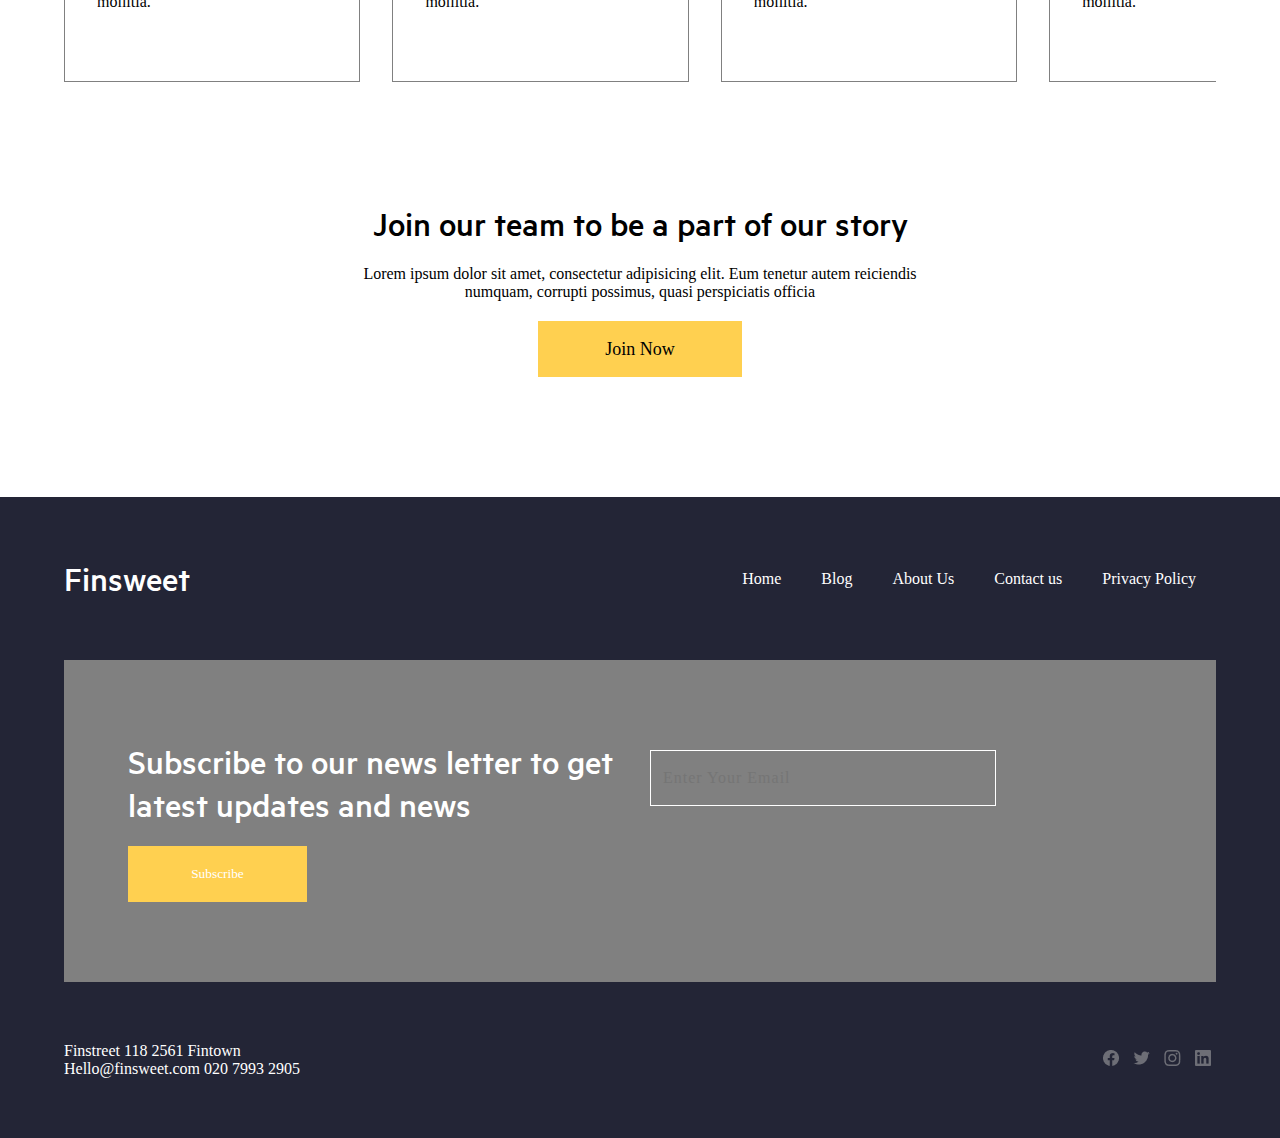
<file: blog.html>
<!DOCTYPE html>
<html lang="en">
<head>
    <meta charset="UTF-8">
    <meta http-equiv="X-UA-Compatible" content="IE=edge">
    <meta name="viewport" content="width=device-width, initial-scale=1.0">
    <link rel="stylesheet" href="style.css">
    <title>Blog</title>
</head>
<body>
    <nav class="navbar">
        <a href="index.html"
            <div class="logo">Finsweet</div>
        </a>

        
            <ul class="nav-links">

                <div class="menu">
                    <li><a href="index.html">Home</a></li>
                    <li><a href="blog.html">Blog</a></li>
                    <li><a href="#">About Us</a></li>
                    <li><a href="contact.html">Contact Us</a></li>
                    <button class="button-menu"><a href="#"></a>Subscribe</button>
                </div>
                <div class="navbarBurger">
                    <div class="container nav-container">
                      <input class="checkbox" type="checkbox" name="" id="" />
        
                      <div class="hamburger-lines">
                        <span class="line line1"></span>
                        <span class="line line2"></span>
                        <span class="line line3"></span>
                      </div>  
        
                        <div class="menu-items">
                            <li><a href="index.html">Home</a></li>
                            <li><a href="blog.html">Blog</a></li>
                            <li><a href="#">About Us</a></li>
                            <li><a href="contact.html">Contact Us</a></li>
                        </div>
                    </div>
                </div>

            </ul>
        </div>
    </nav>
    
    <main>


        <section class="headlinePost">
            <div class="headlinePost-content">
                <p>FEAUTURED POST</p>
                <p class="title-metric3">Step-by-step guide to choosing great font pairs</p>
                <p>By <a href="">John Doe</a>| May 23, 2022</p>
                <p>Lorem ipsum dolor sit amet consectetur adipisicing elit. Exercitationem perspiciatis expedita, nobis soluta neque quos quod earum aperiam qui.</p>
                <a href="article.html">
                    <button class="button">Read More ></button>
                </a>
            </div>
            <img src="assets/images/man-in-white-dress-shirt-sitting-on-black-rolling-chair-while-facing-black-computer-set-and-smiling-840996.png" alt="">
        </section>


    <section class="allPostsSection">

        <div class="blogAllPosts">
            <h1 class="title-why">All Posts</h1>
        </div>

        <div id="blogPostSection">

            <div class="showPost">

                <div class="blogPost">
                    <a class="imageLink" href="article.html"><img src="assets/images/two-women-in-front-of-dry-erase-board-1181533.png" alt=""></a>
                    <div class="postDescription">
                        <a href="article.html">
                            <p>Startup</p>
                            <p class="title-metric3">Design tips for designers that cover everything you need</p>
                            <p>Duis aute irure dolor in reprehenderit in voluptate velit esse cillum dolore eu fugiat nulla pariatur. Excepteur sint occaecat cupidatat non proident.</p>
                        </a>
                    </div>
                </div>
            
                <div class="blogPost">
                    <a class="imageLink" href="article.html"><img src="assets/images/photo-of-people-doing-handshakes-3183197.png" alt=""></a>
                    <div class="postDescription">
                        <a href="article.html">
                            <p>Startup</p>
                            <p class="title-metric3">How to build rapport with your web design clients</p>
                            <p>Duis aute irure dolor in reprehenderit in voluptate velit esse cillum dolore eu fugiat nulla pariatur. Excepteur sint occaecat cupidatat non proident.</p>
                        </a>
                        
                    </div>
                </div>
            
                <div class="blogPost">
                    <a class="imageLink" href="#"><img src="assets/images/photo-of-woman-looking-at-man-3183173.png" alt=""></a>
                    <div class="postDescription">
                        <p>Startup</p>
                        <p class="title-metric3">Logo design trends to avoid in 2022</p>
                        <p>Duis aute irure dolor in reprehenderit in voluptate velit esse cillum dolore eu fugiat nulla pariatur. Excepteur sint occaecat cupidatat non proident.</p>
                    </div>
                </div>
            
                <div class="blogPost">
                    <a class="imageLink" href="#"><img src="assets/images/photo-of-people-walking-on-hallway-3182811.png" alt=""></a>
                    <div class="postDescription">
                        <p>Startup</p>
                        <p class="title-metric3">8 Figma design systems you can download for free today</p>
                        <p>Duis aute irure dolor in reprehenderit in voluptate velit esse cillum dolore eu fugiat nulla pariatur. Excepteur sint occaecat cupidatat non proident.</p>
                    </div>
                </div>
        
                <div class="blogPost">
                    <a class="imageLink" href="#"><img src="assets/images/photo-of-people-walking-on-hallway-3182811.png" alt=""></a>
                    <div class="postDescription">
                        <p>Startup</p>
                        <p class="title-metric3">8 Figma design systems you can download for free today</p>
                        <p>Duis aute irure dolor in reprehenderit in voluptate velit esse cillum dolore eu fugiat nulla pariatur. Excepteur sint occaecat cupidatat non proident.</p>
                    </div>
                </div>
            </div>
            
            <div class="showPost">
                <div class="blogPost">
                    <a class="imageLink" href="#"><img src="assets/images/photo-of-people-walking-on-hallway-3182811.png" alt=""></a>
                    <div class="postDescription">
                        <p>Startup</p>
                        <p class="title-metric3">8 Figma design systems you can download for free today</p>
                        <p>Duis aute irure dolor in reprehenderit in voluptate velit esse cillum dolore eu fugiat nulla pariatur. Excepteur sint occaecat cupidatat non proident.</p>
                    </div>
                </div>
        
                <div class="blogPost">
                    <a class="imageLink" href="#"><img src="assets/images/photo-of-people-walking-on-hallway-3182811.png" alt=""></a>
                    <div class="postDescription">
                        <p>Startup</p>
                        <p class="title-metric3">8 Figma design systems you can download for free today</p>
                        <p>Duis aute irure dolor in reprehenderit in voluptate velit esse cillum dolore eu fugiat nulla pariatur. Excepteur sint occaecat cupidatat non proident.</p>
                    </div>
                </div>
        
                <div class="blogPost">
                    <a class="imageLink" href="#"><img src="assets/images/photo-of-woman-looking-at-man-3183173.png" alt=""></a>
                    <div class="postDescription">
                        <p>Startup</p>
                        <p class="title-metric3">Logo design trends to avoid in 2022</p>
                        <p>Duis aute irure dolor in reprehenderit in voluptate velit esse cillum dolore eu fugiat nulla pariatur. Excepteur sint occaecat cupidatat non proident.</p>
                    </div>
                </div>
        
                <div class="blogPost">
                    <a class="imageLink" href="#"><img src="assets/images/photo-of-woman-looking-at-man-3183173.png" alt=""></a>
                    <div class="postDescription">
                        <p>Startup</p>
                        <p class="title-metric3">Logo design trends to avoid in 2022</p>
                        <p>Duis aute irure dolor in reprehenderit in voluptate velit esse cillum dolore eu fugiat nulla pariatur. Excepteur sint occaecat cupidatat non proident.</p>
                    </div>
                </div>
        
                <div class="blogPost">
                    <a class="imageLink" href="#"><img src="assets/images/photo-of-woman-looking-at-man-3183173.png" alt=""></a>
                    <div class="postDescription">
                        <p>Startup</p>
                        <p class="title-metric3">Logo design trends to avoid in 2022</p>
                        <p>Duis aute irure dolor in reprehenderit in voluptate velit esse cillum dolore eu fugiat nulla pariatur. Excepteur sint occaecat cupidatat non proident.</p>
                    </div>
                </div>
            </div>

            <div class="showPost">
                <div class="blogPost">
                    <a class="imageLink" href="#"><img src="assets/images/photo-of-people-walking-on-hallway-3182811.png" alt=""></a>
                    <div class="postDescription">
                        <p>Startup</p>
                        <p class="title-metric3">8 Figma design systems you can download for free today</p>
                        <p>Duis aute irure dolor in reprehenderit in voluptate velit esse cillum dolore eu fugiat nulla pariatur. Excepteur sint occaecat cupidatat non proident.</p>
                    </div>
                </div>
        
                <div class="blogPost">
                    <a class="imageLink" href="#"><img src="assets/images/photo-of-people-walking-on-hallway-3182811.png" alt=""></a>
                    <div class="postDescription">
                        <p>Startup</p>
                        <p class="title-metric3">8 Figma design systems you can download for free today</p>
                        <p>Duis aute irure dolor in reprehenderit in voluptate velit esse cillum dolore eu fugiat nulla pariatur. Excepteur sint occaecat cupidatat non proident.</p>
                    </div>
                </div>
        
                <div class="blogPost">
                    <a class="imageLink" href="#"><img src="assets/images/photo-of-woman-looking-at-man-3183173.png" alt=""></a>
                    <div class="postDescription">
                        <p>Startup</p>
                        <p class="title-metric3">Logo design trends to avoid in 2022</p>
                        <p>Duis aute irure dolor in reprehenderit in voluptate velit esse cillum dolore eu fugiat nulla pariatur. Excepteur sint occaecat cupidatat non proident.</p>
                    </div>
                </div>
        
                <div class="blogPost">
                    <a class="imageLink" href="#"><img src="assets/images/photo-of-woman-looking-at-man-3183173.png" alt=""></a>
                    <div class="postDescription">
                        <p>Startup</p>
                        <p class="title-metric3">Logo design trends to avoid in 2022</p>
                        <p>Duis aute irure dolor in reprehenderit in voluptate velit esse cillum dolore eu fugiat nulla pariatur. Excepteur sint occaecat cupidatat non proident.</p>
                    </div>
                </div>
        
                <div class="blogPost">
                    <a class="imageLink" href="#"><img src="assets/images/photo-of-woman-looking-at-man-3183173.png" alt=""></a>
                    <div class="postDescription">
                        <p>Startup</p>
                        <p class="title-metric3">Logo design trends to avoid in 2022</p>
                        <p>Duis aute irure dolor in reprehenderit in voluptate velit esse cillum dolore eu fugiat nulla pariatur. Excepteur sint occaecat cupidatat non proident.</p>
                    </div>
                </div>
            </div>

            
            
        </div>
        <div id="buttonsPost">
            <a id="prev-post" onclick="plusSlides(-1,2)" >&#10094;</a>
            <a id="next-post" onclick="plusSlides(1,2)">&#10095;</a>
        </div>
</section>
    
    
             <!-- secção de categorias -->
            
             <section id="section-category">
                <div class="title-category">
                    <h1>All Categories</h1>
                </div>
                <div class="category">
                    <div class="area">
                        <img class="icon-image" src="assets/images/Icon.jpg" alt="">
                        <h2>Business</h2>
                        <p>Lorem ipsum dolor sit amet consectetur adipisicing elit. Aut, mollitia.</p>
                    </div>
        
                    <div class="area">
                        <img class="icon-image" src="assets/images/Icon2.jpg" alt="">
                        <h2>Startup</h2>
                        <p>Lorem ipsum dolor sit amet consectetur adipisicing elit. Aut, mollitia.</p>
                    </div>
        
                    <div class="area">
                        <img class="icon-image" src="assets/images/icon3.jpg" alt="">
                        <h2>Economy</h2>
                        <p>Lorem ipsum dolor sit amet consectetur adipisicing elit. Aut, mollitia.</p>
                    </div>
                    
                    <div class="area">
                        <img class="icon-image" src="assets/images/icon4.jpg" alt="">
                        <h2>Technology</h2>
                        <p>Lorem ipsum dolor sit amet consectetur adipisicing elit. Aut, mollitia.</p>
                    </div>

                    <div class="area">
                        <img class="icon-image" src="assets/images/icon4.jpg" alt="">
                        <h2>Technology</h2>
                        <p>Lorem ipsum dolor sit amet consectetur adipisicing elit. Aut, mollitia.</p>
                    </div>

                    <div class="area">
                        <img class="icon-image" src="assets/images/icon4.jpg" alt="">
                        <h2>Technology</h2>
                        <p>Lorem ipsum dolor sit amet consectetur adipisicing elit. Aut, mollitia.</p>
                    </div>
                </div>
            </div>
            
            
        </section>


        <!-- join us -->
        <section id="join">
            <div class="joinUs">
                <p class="title-metric3">Join our team to be a part of our story</p>

                <p>Lorem ipsum dolor sit amet, consectetur adipisicing elit. Eum tenetur autem reiciendis numquam, corrupti possimus, quasi perspiciatis officia
                </p>

                <button class="button"><a href=""></a>Join Now</button>
            </div>
        </section>
    </main>
    <footer>
        <div class="footerContent">
            <div class="upFooter">
                <p>Finsweet</p>
                <ul>
                    <li><a href="index.html">Home</a></li>
                    <li><a href="blog.html">Blog</a></li>
                    <li><a href="">About Us</a></li>
                    <li><a href="contact.html">Contact us</a></li>
                    <li><a href="">Privacy Policy</a></li>
                </ul>
            </div>
            <div class="middleFooter">
                <div class="middleFooter-content">
                    <p class="title-subscribe">Subscribe to our news letter to get latest updates and news</p>
                    <input type="email" name="" id="emailSubscribe" placeholder="Enter Your Email">
                    <input type="submit" name="" id="emailSubscribe" value="Subscribe">
            </div>
                </div>
                
            <div class="downFooter">
                <div class="adressFooter">
                    <p>Finstreet 118 2561 Fintown</p>
                    <p>Hello@finsweet.com 020 7993 2905</p>
                </div>
                
                <div class="socialMedia">
                    <img src="assets/images/Face_Negative.png" alt="">
                    <img src="assets/images/Twit_Negative.png" alt="">
                    <img src="assets/images/Insta_Negative.png" alt="">
                    <img src="assets/images/Linke_Negative.png" alt="">
                </div>
            </div>
        </div>
        
    </footer>
    <script src="main.js"></script>
</html>
</file>
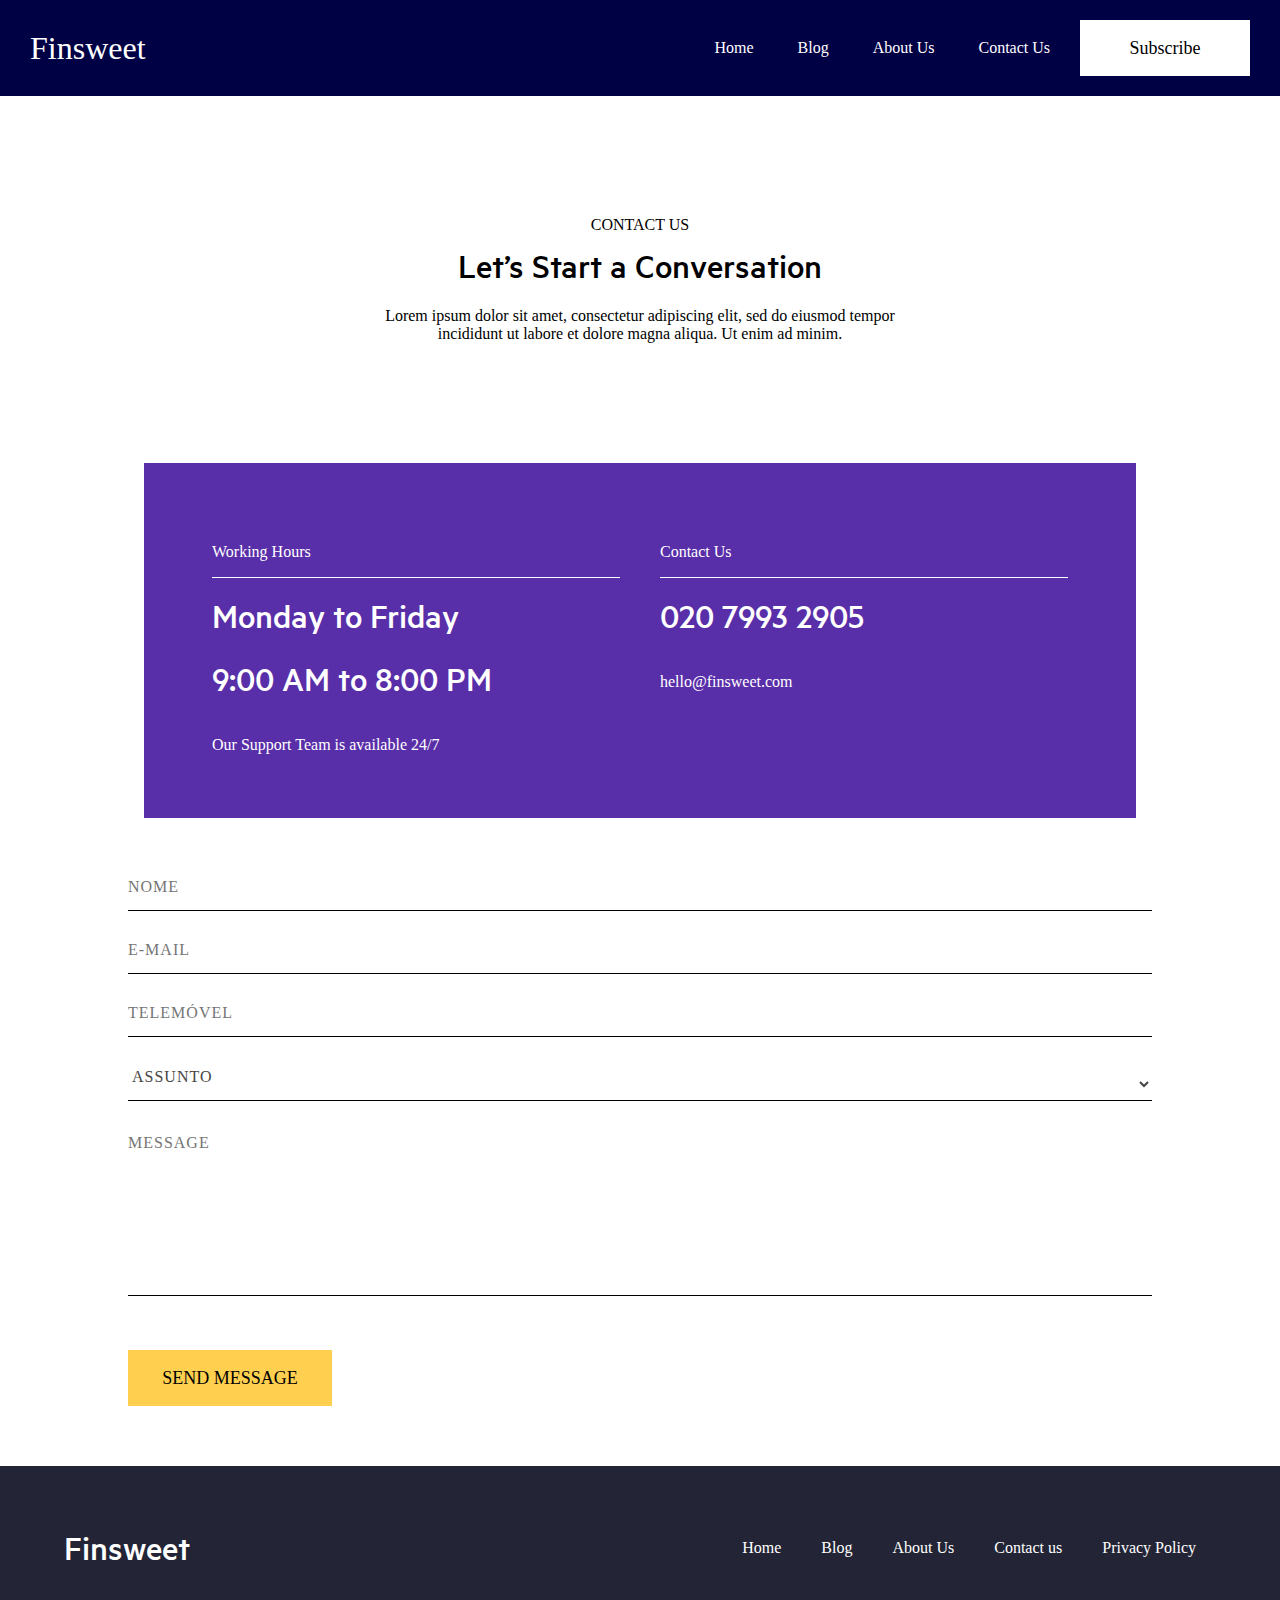
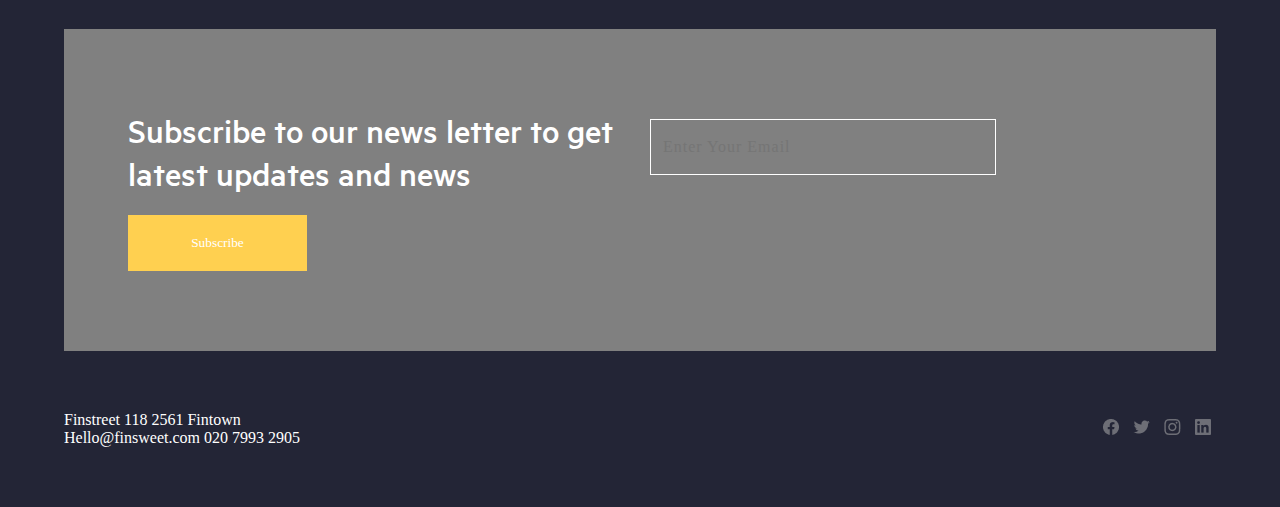
<file: contact.html>
<!DOCTYPE html>
<html lang="en">
<head>
    <meta charset="UTF-8">
    <meta http-equiv="X-UA-Compatible" content="IE=edge">
    <meta name="viewport" content="width=device-width, initial-scale=1.0">
    <title>Contact Us</title>
    <link rel="stylesheet" href="style.css">
</head>
<body>
    <nav class="navbar">
        <a href="index.html"
            <div class="logo">Finsweet</div>
        </a>

        
            <ul class="nav-links">

                <div class="menu">
                    <li><a href="index.html">Home</a></li>
                    <li><a href="blog.html">Blog</a></li>
                    <li><a href="#">About Us</a></li>
                    <li><a href="contact.html">Contact Us</a></li>
                    <button class="button-menu"><a href="#"></a>Subscribe</button>
                </div>
                <div class="navbarBurger">
                    <div class="container nav-container">
                      <input class="checkbox" type="checkbox" name="" id="" />
        
                      <div class="hamburger-lines">
                        <span class="line line1"></span>
                        <span class="line line2"></span>
                        <span class="line line3"></span>
                      </div>  
        
                        <div class="menu-items">
                            <li><a href="index.html">Home</a></li>
                            <li><a href="blog.html">Blog</a></li>
                            <li><a href="#">About Us</a></li>
                            <li><a href="contact.html">Contact Us</a></li>
                        </div>
                    </div>
                </div>

            </ul>
        </div>
    </nav>

    <main>

         <!-- contact us -->
         <section id="join">
            <div class="joinUs">
                <p class="paragraph-contact">Contact us</p>
                <p class="title-metric3">Let’s Start a Conversation</p>

                <p>Lorem ipsum dolor sit amet, consectetur adipiscing elit, sed do eiusmod tempor incididunt ut labore et dolore magna aliqua. Ut enim ad minim.
                </p>
            </div>
        </section>


        <section id="contact-data">

            <div class="hours-wrapper">

                <div class="working-hours">
                    <p class="paragraph-post">Working Hours</p>
                </div>

                <div class="hours-data">
                    <p class="title-metric3">Monday to Friday</p>
                    <p class="title-metric3">9:00 AM to 8:00 PM</p>
                    <p class="paragraph-post">Our Support Team is available 24/7</p>
                </div>

            </div>

            <div class="contact-wrapper">

                <div class="contact-block">
                    <p class="paragraph-post">Contact Us</p>
                </div>

                <div class="contact-information">
                    <p class="title-metric3">020 7993 2905</p>
                    <p class="paragraph-post">hello@finsweet.com</p>
                </div>

            </div>

        </section>


        <section id="form-container">

            <form action="#" method="post" id="contact_form">
              <div class="name">
                <label for="name"></label>
                <input type="text" placeholder="NOME" name="name" id="name_input" required>
              </div>
              <div class="email">
                <label for="email"></label>
                <input type="email" placeholder="E-MAIL" name="email" id="email_input" required>
              </div>
              <div class="telephone">
                <label for="name"></label>
                <input type="text" placeholder="TELEMÓVEL" name="telephone" id="telephone_input" required>
              </div>
              <div class="subject">
                <label type="text" for="subject"></label>
                <select placeholder="Subject line" type="text" name="subject" id="subject_input" required>
                  <option disabled hidden selected>ASSUNTO</option>
                  <option>Business</option>
                  <option>Startup</option>
                  <option>Economy</option>
                  <option>Technology</option>
                </select>
              </div>
              <div class="message">
                <label for="message"></label>
                <textarea name="message" placeholder="MESSAGE" id="message_input" cols="30" rows="5" required></textarea>
              </div>
              <div class="submit">
                <input type="submit" value="SEND MESSAGE" class="button" />
              </div>
            </form>

        </section>







    </main>

    <footer>
        <div class="footerContent">
            <div class="upFooter">
                <p>Finsweet</p>
                <ul>
                    <li><a href="index.html">Home</a></li>
                    <li><a href="blog.html">Blog</a></li>
                    <li><a href="">About Us</a></li>
                    <li><a href="contact.html">Contact us</a></li>
                    <li><a href="">Privacy Policy</a></li>
                </ul>
            </div>
            <div class="middleFooter">
                <div class="middleFooter-content">
                    <p class="title-subscribe">Subscribe to our news letter to get latest updates and news</p>
                    <input type="email" name="" id="emailSubscribe" placeholder="Enter Your Email">
                    <input type="submit" name="" id="emailSubscribe" value="Subscribe">
            </div>
                </div>
                
            <div class="downFooter">
                <div class="adressFooter">
                    <p>Finstreet 118 2561 Fintown</p>
                    <p>Hello@finsweet.com 020 7993 2905</p>
                </div>
                
                <div class="socialMedia">
                    <img src="assets/images/Face_Negative.png" alt="facebook">
                    <img src="assets/images/Twit_Negative.png" alt="twitter">
                    <img src="assets/images/Insta_Negative.png" alt="instagram">
                    <img src="assets/images/Linke_Negative.png" alt="linkedin">
                </div>
            </div>
        </div>
        
    </footer>
</body>
</html>
</file>
<file: style.css>
@font-face {
    font-family: metric;
    src: url(assets/fonts/Metric-Regular.ttf);
    font-weight: normal;

    font-family: metric-2;
    src: url(assets/fonts/Metric-Light.ttf);
    font-weight: light;

    font-family: metric-3;
    src: url(assets/fonts/Metric-Medium.ttf);
    font-weight: medium;
}
*{
    margin: 0;
    padding: 0;
    font-family: metric;
    font-weight: normal;
    overflow-x: hidden;
}
a{
text-decoration: none;
}
li {
    list-style: none;
}
.hidden{
    display: none;
}

/* paragrafos */
.paragraph-post{
    padding-top: 16px;
    font-family: metric;
    font-weight: normal;
    text-align: left;
    
}
.paragraph-post-2{
    padding-bottom: 10px;
    font-family: metric;
    font-weight: normal;
    text-align: left;
    
}
.paragraph-about{
    padding-bottom: 10px;
    font-family: metric;
    font-weight: normal;
    font-size: 16px;
    text-transform: uppercase;
    text-align: left;
}
.paragraph-author{
    font-family: metric;
    font-size: 14px;
    white-space: nowrap;
    text-align: left;
}
.paragraph-testemonials{
    font-family: metric-3;
    font-size: 24px;
    text-align: left;
    line-height: 30px;
}
.article-date{
    padding-bottom: 10px;
    font-family: metric;
    font-weight: normal;
    font-size: 16px;
    text-align: left;
}
.paragraph-contact{
    padding-bottom: 10px;
    font-family: metric;
    font-weight: normal;
    font-size: 16px;
    text-transform: uppercase;
}

/* links */
.link-mission{
    margin-top: 10px;
    font-size: 18px;
}
.link-mission a:hover{
    color: #FFD050;
    transition: 0.2s ease-in;
}





/* titulos */
.title-post{
    font-family: metric-3;
    font-weight: normal;
    padding-top: 20px;
}
.second-title{
    font-size: 20px;
    margin-bottom: 10px;
    text-align: left;
}
.title-allposts{
    margin-bottom: 40px;
    margin-left: 30px;
    display: flex;
    align-items: center;
    justify-content: space-between;
}
.title-allposts h1{
    font-family: metric-3;
    font-size: 36px;
}
.title-testemonial h1{
    width: 80%;
    font-family: metric-3;
    font-size: 36px;
}
.title-metric3{
    font-family: metric-3;
    font-size: 36px;
    margin-bottom: 20px;
}
.title-why{
    font-family: metric-3;
    font-size: 48px;
}
.title-author{
    margin-top: 20px;
    font-family: metric-3;
    font-size: 28px;
    white-space: nowrap;
}
.title-category{
    text-align: center;
    margin-top: 120px;
    margin-bottom: 48px;
    font-family: metric-3;
    font-size: 36px;
}
.title-subscribe{
    font-family: metric-3;
    font-size: 36px;
    color: white;
}
.title-next-article{
    font-family: metric-3;
    font-size: 28px;
}





/* Menu Desktop */
.navbar {
    position: relative;
    display: flex;
    align-items: center;
    justify-content: space-between;
    padding: 20px;
    background-color: rgb(0, 0, 69);
    color: #fff;
    }

.navbar a{
    color: white;
}

.nav-links{
    display: flex;
}    
.nav-links a {
    color: #fff;
    }
    
/* LOGO */
.logo {
    font-size: 32px;
    margin-left: 10px;
}
    
/* NAVBAR MENU */
.menu {
    display: flex;
    align-items: center;
    gap: 1em;
    font-size: 16px;
    margin-right: 10px;
}
    
.nav-links .menu li a:hover {
    color: rgb(188, 188, 188);
    border-radius: 5px;
    transition: 0.3s ease;
}
    
.nav-links .menu li {
    padding: 5px 14px;
}





/* Burger Menu */
.container {
    max-width: 1050px;
    width: 90%;
    margin: auto;
  }
  
  .navbarBurger {
    display: none;
    width: 100%;
  }
  
  .nav-container {
    display: flex;
    justify-content: space-between;
    align-items: center;
    height: 62px;
  }
  
  .navbarBurger .menu-items {
    display: flex;
  }
  
  .navbarBurger .nav-container li {
    list-style: none;
  }
  
  .navbarBurger .nav-container a {
    text-decoration: none;
    color: #0e2431;
    font-weight: 500;
    font-size: 1.2rem;
    padding: 0.7rem;
  }
  
  .navbarBurger .nav-container a:hover{
      font-weight: bolder;
  }
  
  .nav-container {
    display: block;
    height: 60px;
  }
  
  .nav-container .checkbox {
    position: absolute;
    display: block;
    height: 32px;
    width: 32px;
    top: 40px;
    right: 20px;
    z-index: 5;
    opacity: 0;
    cursor: pointer;
  }
  
  .nav-container .hamburger-lines {
    display: block;
    height: 26px;
    width: 32px;
    position: absolute;
    top: 37px;
    right: 20px;
    z-index: 2;
    display: flex;
    flex-direction: column;
    justify-content: space-between;
  }
  
  .nav-container .hamburger-lines .line {
    display: block;
    height: 3px;
    width: 100%;
    background: white;
  }
  
  .nav-container .hamburger-lines .line1 {
    transform-origin: 0% 0%;
    transition: transform 0.4s ease-in-out;
  }
  
  .nav-container .hamburger-lines .line2 {
    transition: transform 0.2s ease-in-out;
  }
  
  .nav-container .hamburger-lines .line3 {
    transform-origin: 0% 100%;
    transition: transform 0.4s ease-in-out;
  }
  
  .navbarBurger .menu-items {
    position: fixed;
    top: 0;
    left: 0;
    padding-top: 120px;
    height: 100vh;
    width: 100vw;
    background-color: #FFD050;
    display: flex;
    flex-direction: column;
    align-items: center;
    transition: transform 0.5s ease-in-out;
    text-align: center;
    z-index: 1;
    display: none;
  }
  
  .navbarBurger .menu-items li{
    margin-bottom: 1.2rem;
    font-size: 1.5rem;
    font-weight: 500;
  }
  .navbarBurger .menu-items li a{
    font-family: metric;
  }
  
  
  .nav-container input[type="checkbox"]:checked ~ .menu-items {
    display: block;
  }
  
  .nav-container input[type="checkbox"]:checked ~ .hamburger-lines .line1 {
    transform: rotate(45deg);
  }
  
  .nav-container input[type="checkbox"]:checked ~ .hamburger-lines .line2 {
    transform: scaleY(0);
  }
  
  .nav-container input[type="checkbox"]:checked ~ .hamburger-lines .line3 {
    transform: rotate(-45deg);
  }
  






/* Homepage */



/* post inicial */
.mainpost {
    position: relative;
    text-align: left;
    margin-bottom: 70px;
    overflow-y: hidden;
}
.mySlides{
    display: none;
}

/* botões cursor slideshow */
.prev, .next {
    cursor: pointer;
    position: absolute;
    top: 50%;
    margin-top: -22px;
    padding: 16px;
    color: white;
    font-weight: bold;
    font-size: 18px;
    transition: 0.6s ease;
    user-select: none;
  }
  
.next {
    right: 0;
    border-radius: 3px 0 0 3px;
}
.prev:hover, .next:hover {
    transition: 0.3s ease;
    color:#FFD050;
    font-size: 26px;
}

.mainpost img{
    width: 100%;
    height: 100vh;
    object-fit: cover;
}

.content{
    position: absolute;
    top: 25%;
    width: 60%;
    height: 80%;
    margin-left: 40px;
    color: white;
}

.content h1{
    font-size: 60px;
    margin-bottom: 15px;
}
.content p{
    margin-bottom: 15px;
    font-size: 16px;
    text-align: left;
}

.button-menu{
    background-color: white;
    width: 170px;
    height: 56px;
    border: none;
    color: black;
    font-size: 18px;
}
.button-menu:hover{
    background-color: black;
    color: white;
    transition: 0.15s ease-in;
}


.button{
    margin-top: 20px;
    background-color: #FFD050;
    width: 204px;
    height: 56px;
    border: none;
    color: black;
    font-size: 18px;
}
.button:hover{
    background-color: black;
    color: white;
    transition: 0.15s ease-in;
}


#posts{
    display: flex;
    /* flex-wrap: wrap; */
    width: 90%;
    margin: 0 auto;
    justify-content: center;
}

/* .section-featured-post{
    width: 60%;
} */

.section-featured-post h1{
    font-family: metric-3;
    font-size: 36px;
    margin-bottom: 40px;
}

.featuredPost{
    border: 1px gray solid;
    padding: 20px;
    margin: 0 auto;
}

.featuredPost img{
    width: 100%;
    object-fit: cover;
}
.section-allposts{
    width: 30%;
}
#allPosts{
    padding-left: 30px;
}

.post{
    background-color: white;
    min-height: 180px;
    display: flex;
    flex-direction: column;
    justify-content: center;
    overflow-y: hidden;
}
.post:hover{
    background-color: #FFD050;
}

.post-text{
    width: 60%;
    padding: 30px;
}








#colors{
    display: flex;
    justify-content: end;
}
.purple{
    width: 30%;
    height: 20px;
    background-color: #592EA9;
}
.yellow{
    width: 60%;
    height: 20px;
    background-color: #FFD050;
}
.about{
    width: 90%;
    margin: 0 auto;
    margin-top: 120px;
}
.about-mission{
    display: flex;
    justify-content: center;
    width: 100%;
    height: 100%;
    margin: 0 auto;
    background-color: #F4F0F8;
}

.aboutUs{
    width: 50%;
    padding: 96px 80px 96px 80px;
}

.ourMission{
    width: 50%;
    padding: 96px 80px 96px 0px ;
}


/* Secção Categorias */
#section-category{
    display: flex;
    flex-direction: column;
    margin-bottom: 120px;
}

.category-wrapper{
    display: flex;
    align-items: center;
    justify-content: space-evenly;
}

.category{
    display: flex;
    width: 90%;
    margin: 0 auto;
    overflow-x: scroll;
    scroll-behavior: smooth;
    scrollbar-width: none;
}

.categorie::-webkit-scrollbar {
    display: none;
}

.left, .right {
   border: none;
   background-color: transparent;
   cursor: pointer;
   color: brown;
   font-size: 5rem;
   overflow: hidden;
   z-index: 100;
}
.area{
    display: flex;
    flex-basis: 20%;
    flex-shrink: 0;
    flex-direction: column;
    justify-content: center;
    height: 228px;
    margin: 32px 32px 0px 0px;
    border: 0.5px solid gray;
    padding: 32px;
}
.area:hover{
    border: 0.5px solid #FFD050;
    background-color: #FFD050;
}
.area h2{
    margin-top: 16px;
    font-family: metric-3;
    font-size: 28px;
    text-align: left;
}
.area p{
    text-align: left;
}

.icon-image{
    background-color: #FBF6EA;
    border-radius: 10px;
    height: 48px;
    width: 48px;
    object-fit: cover;
}


#whystart{
    margin-top: 120px;
    position: relative;
    width: 90%;
    margin: 0 auto;
}
.image-start img{
    width: 74%;
}
.descriptionWhy{
    position: absolute;
    bottom: 0;
    left: 50%;
    width: 40%;
    background-color: white;
    display: flex;
    flex-direction: column;
    padding: 80px;
}


#listAuthors{
    display: flex;
    flex-direction: column;
    width: 90%;
    justify-content: space-around;
    margin: 0 auto;
    margin-bottom: 120px;
}
.section-authors{
    width: 100%;
    display: flex;
    flex-wrap: wrap;
    justify-content: center;
}
.author{
    display: flex;
    flex-direction: column;
    align-items: center;
    background-color: #F4F4F4;
    width: 120px;
    margin: 32px 32px 0px 0px;
    padding: 40px 86px 40px 86px ;
}
.author:hover{
    background-color: #FBF6EA;
}
.author img{
    border-radius: 100%;
}
.author h2, p{
    text-align: center;
}
.socialMedia img{
    padding: 5px;
    margin-top: 20px;
    border-radius: 0;
}

.sponsers{
    display: flex;
    flex-wrap: wrap;
    justify-content: center;
    width: 90%;
    align-items: center;
    margin: 0 auto;
    margin-bottom: 120px;
}
.sponser h3{
    font-family: metric;

}
.sponser{
    padding: 40px;
}




/* secção testemunhas */
.testemonials{
    width: 90%;
    margin: 0 auto;
    height: 100%;
    background-color: #FBF6EA;
}
.testemunhas-slider{
    display: flex;
    justify-content: center;
    align-items: center;
    padding: 112px 80px 112px 80px;
}
.title-testemonial{
    width: 40%;
    padding-right: 20px;
}
.description-testemonial{
    width: 50%;
    min-height: 300px;
    border-left: 0.5px solid grey;
    padding-left: 80px;
    margin-top: 40px;
    display: flex;
    align-items: center;
}
.description-testemonial p{
    text-align: left;
    width: 80%;
}
.personSlide{
    display: none;
    flex-direction: column;
}
.person-slide p{
    margin-bottom: 20px;
}
.person{
    display: flex;
    margin-top: 20px;
}
.person img{
    object-fit: none;
}
.person-data{
    width: 80%;
    padding-left: 20px;
}
.person-data p{
    margin-bottom: 0;
}
.prev-teste, .next-teste {
    border: 1px solid gray;
    border-radius: 100%;
    padding: 20px 30px 20px 30px;
    margin: 10px;
}
.prev-teste:hover, .next-teste:hover {
    transition: 0.3s ease;
    background-color:#FFD050;
}




#join{
    width: 90%;
    margin: 0 auto;
    margin-top: 120px;
    margin-bottom: 120px;
}
.joinUs{
    margin: 0 auto;
    width: 50%;
    text-align: center;
}







/* footer */
footer{
    width: 100%;
    background-color: #232536;
}
.footerContent{
    width: 90%;
    display: flex;
    flex-direction: column;
    justify-content: center;
    margin: auto;
}
.upFooter{
    width: 100%;
    margin: 0 auto;
    display: flex;
    justify-content: space-between;
    align-items: center;
    padding: 60px 0px 60px 0px;
}
.upFooter p{
    font-family: metric-3;
    font-size: 36px;
    color: white;
}
.upFooter ul{
    display: flex;   
    flex-wrap: wrap;
    align-items: center;
    justify-content: flex-end;
}
.upFooter ul li{
    padding: 0px 20px 0px 20px;
}
.upFooter ul li a{
    color: white;
}
.middleFooter{
    display: flex;
    justify-content: center;
    align-items: center;
    margin: auto;
    width: 100%;
    background-color: gray;
}
.middleFooter-content{
    display: flex;
    flex-wrap: wrap;

    padding: 80px 64px 80px 64px;
}
.middleFooter-content input{
    margin-top: 10px;
}
.middleFooter p{
    text-align: left;
    width: 50%;
    margin-right: 10px;
}
.middleFooter button{
    margin-top: 0px;
}
#emailSubscribe{
    border: 0.5px solid white;
    background: gray;
    width: 320px;
    height: 30px;
    margin-right: 20px;
    padding: 0.75rem;

    &[type="submit"] {
        background:#FFD050;
        width: 179px;
        height: 56px;
        border: none;
        color: white;
      }
}

.downFooter{
    display: flex;
    justify-content: space-between;
    align-items: center;
    width: 100%;
    margin: auto;
    padding: 60px 0px 60px 0px;
}
.adressFooter p{
    color: white;
    text-align: left;
}
.downFooter .socialMedia img{
    margin-top: 0px;
}





/* Página Blog */


.headlinePost{
    display: flex;
    justify-content: center;
    background-color: #F4F0F8;
    height: 100%;
    padding: 80px;
    align-items: center;
}
.headlinePost-content{
    width: 60%;
    text-align: left;
    padding: 0px 40px 0px 0px;
}
.headlinePost-content p{
    text-align: left;
    margin-top: 10px;
}
.headlinePost img{
    width: 40%;
}

.blogAllPosts{
    width: 90%;
    margin: auto;
    border-bottom: 0.5px solid gray;
    text-align: left;
    padding: 64px 0px 30px 0px;
    margin-bottom: 64px;
}
.blogPostSection{
    width: 90%;
    margin: auto;
}
.blogPost{
    display: flex;
    flex-wrap: wrap;
    align-items: center;
    justify-content: center;
    margin-bottom: 60px;
}
.showPost{
    display: none;
}
.showPost:nth-child(1){
    display: block;
}
.imageLink {
    display: flex;
    justify-content: center;
}
.blogPost img{
    width: 100%;

}
.postDescription{
    width: 50%;
    padding-left: 40px;
    margin-top: 40px;
}
.postDescription a{
    color: black;
}
.postDescription p{
    text-align: left;
}
.postDescription p:nth-child(1){
    text-transform: uppercase;
}
#buttonsPost{
    display: flex;
    justify-content: center;
}
#prev-post , #next-post{
    padding: 10px;
    font-size: 18px;
}

/* Artigo */

#article-data{
    padding-top: 120px;
    display: flex;
    flex-direction: column;
    justify-content: center;
    margin: 0 auto;
    width: 90%;
}
.article-title{
    width: 80%;
    padding-top: 20px;
}
.article-categorie{
    display: flex;
    padding-top: 20px;
}

#article-image {
    padding-top: 60px;
    width: 90%;
    margin: 0 auto;
}
#article-image img{
    object-fit: cover;
    width: 100%;
    height: 50vh;
}
.imageDesktop{
    display: block;
}
.imageMobile{
    display: none;
}
#article-content{
    padding-top: 60px;
    width: 60%;
    margin: 0 auto;
    padding-bottom: 120px;
}
#article-content div{
    padding-top: 50px;
}

#read-next{
    display: flex;
    flex-direction: column;
    justify-content: center;
    width: 90%;
    margin: 0 auto;
    border-bottom: 0.5px solid gray;
}
#read-next p{
    text-align: left;
    padding-top: 10px;
}
.next-article-container{
    display: flex;
    flex-wrap: wrap;
    justify-content: center;
}
.next-article{
    width: 400px;
    margin:  60px 30px 60px 0px;
}
.article-description{
    width: 90%;
}





/* Página Contactos */

#contact-data{
    display: flex;
    width: 70%;
    background-color: #592EA9;
    justify-content: center;
    margin: 0 auto;
    padding: 64px 48px 64px 48px;
}
.hours-wrapper, .contact-wrapper {
    width: 50%;
    padding: 0px 20px 0px 20px;
}
.working-hours{
    padding-bottom: 16px;
    border-bottom: 0.5px solid white;
}
.working-hours p{
    color: white;
}
.hours-data{
    padding-top: 16px;
}
.hours-data p{
    text-align: left;
    color: white;
}
.contact-block {
    border-bottom: 0.5px solid white;
    padding-bottom: 16px;
}
.contact-wrapper p{
    color: white;
}
.contact-information{
    padding-top: 16px;
}
.contact-information p{
    text-align: left;
}



/* Formulário */
#form-container {
    width: 80%;
    margin: 60px auto;
}  
  
input[type='text'], [type='email'], select, textarea {
    background: none;
    border: none;
    border-bottom: solid 1px black;
    color: #474544;
    font-size: 1.000em;
    font-weight: 400;
    letter-spacing: 1px;
    margin: 0em 0 1.875em 0;
    padding: 0 0 0.875em 0;
    width: 100%;
  }
  
  
input[type='text']:focus, [type='email']:focus, textarea:focus {
      outline: none;
      padding: 0 0 0.875em 0;
}
  
textarea {
    line-height: 150%;
    height: 150px;
    resize: none;
    width: 100%;
}
  
  









@media screen and (max-width:576px){
    .menu{
        display: none;
    }
    .navbarBurger{
        display: block;
    }
    .blogPost img{
        width: 80%;
    }
    .postDescription{
        width: 80%;
        padding-left: 0px;
        margin-top: 40px;
    }
    .area{
        flex-basis: 26%;
    }
    .imageDesktop{
        display: none;
    }
    .imageMobile{
        display: block;
    }
}


@media screen and (max-width:960px){

    .about-mission{
        flex-direction: column;
        align-items: center;
    }
    .aboutUs{
        width: 80%;
        padding: 80px 0px 80px 00px;
    }
    .ourMission{
        width: 80%;
        padding: 0px 0px 80px 0px;
    }
    .headlinePost{
        flex-direction:column-reverse;
    }
    .headlinePost img{
        width: 100%;
    }
    .headlinePost-content{
        width: 90%;
    }
    #contact-data{
        flex-direction: column;
        align-items: center;
    }
    .hours-wrapper, .contact-wrapper{
        width: 90%;
    }
    .contact-wrapper{
        margin-top: 40px;
    }
    .next-article{
        margin: 60px 0px 60px 0px;
    }
    
}
@media screen and (max-width:1078px) {
    .postDescription{
        padding-left: 0px;
    }
}
/* @media screen and (max-width:1386px){
    
    
    
} */


@media screen and (max-width:1220px){
    .content{
        top: 10%;
    }
    #posts{
        flex-direction: column;
    }
    .section-allposts{
        width: 100%;
        margin-top: 60px;

    }
    .title-allposts{
        margin-left: 0;
    }
    #allPosts{
        padding-left: 0;
    }
    #whystart{
        position: unset;
    }
    .image-start img{
        width: 100%;
        height: 60vh;
        object-fit: cover;
        margin: 0 auto;
    }
    .descriptionWhy{
        position: unset;
        width: 90%;
        margin: auto;
        padding: 80px 0px 80px 0px;
    }
    .testemunhas-slider{
        flex-direction: column;
    }
    .title-testemonial, .description-testemonial{
        width: 90%;
        
    }
    .title-testemonial p{
        width: 100%;
        text-align: center;
    }
    .title-testemonial h1{
        text-align: center;
        width: 100%;
    }
    .description-testemonial{
        border-top: 0.5px solid gray;
        padding-left: 0;
        padding-top: 40px;
        border-left: none;
        justify-content: center;
        flex-wrap: wrap;
        
    }
}
</file>
